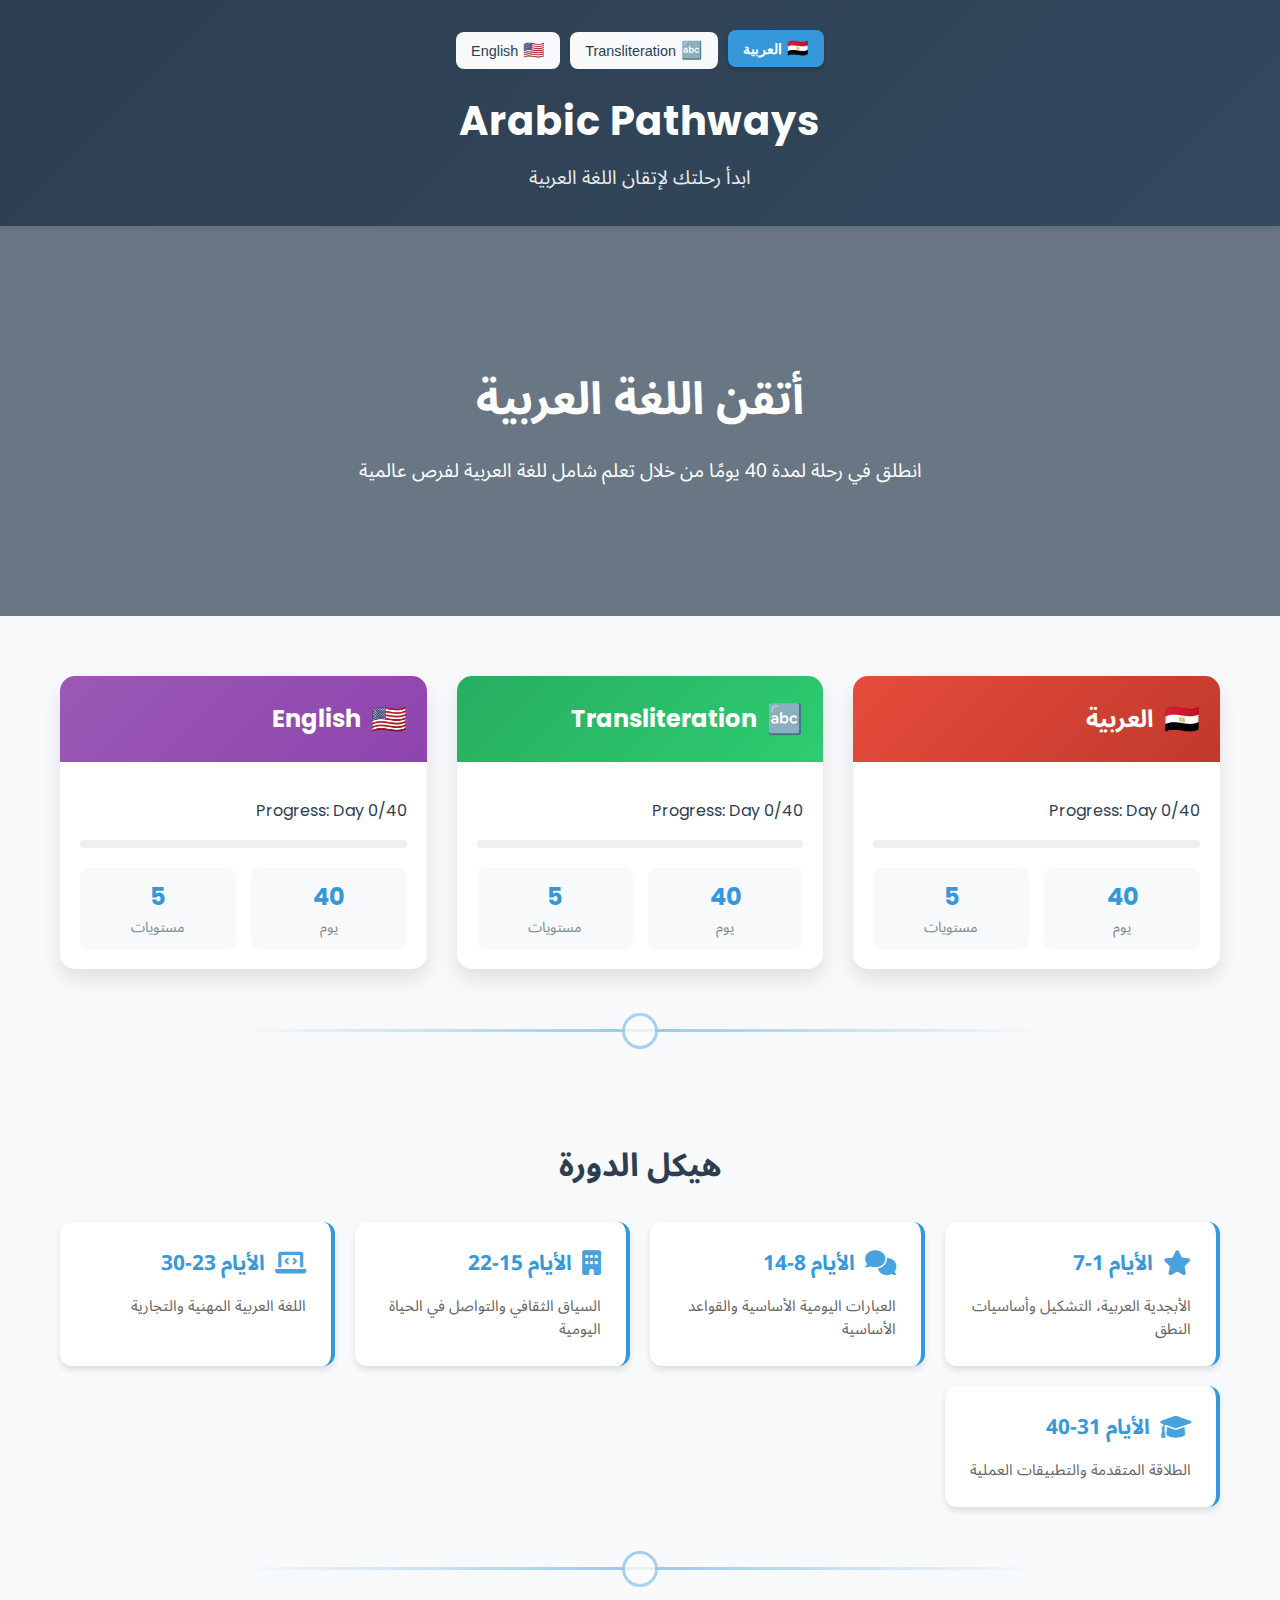
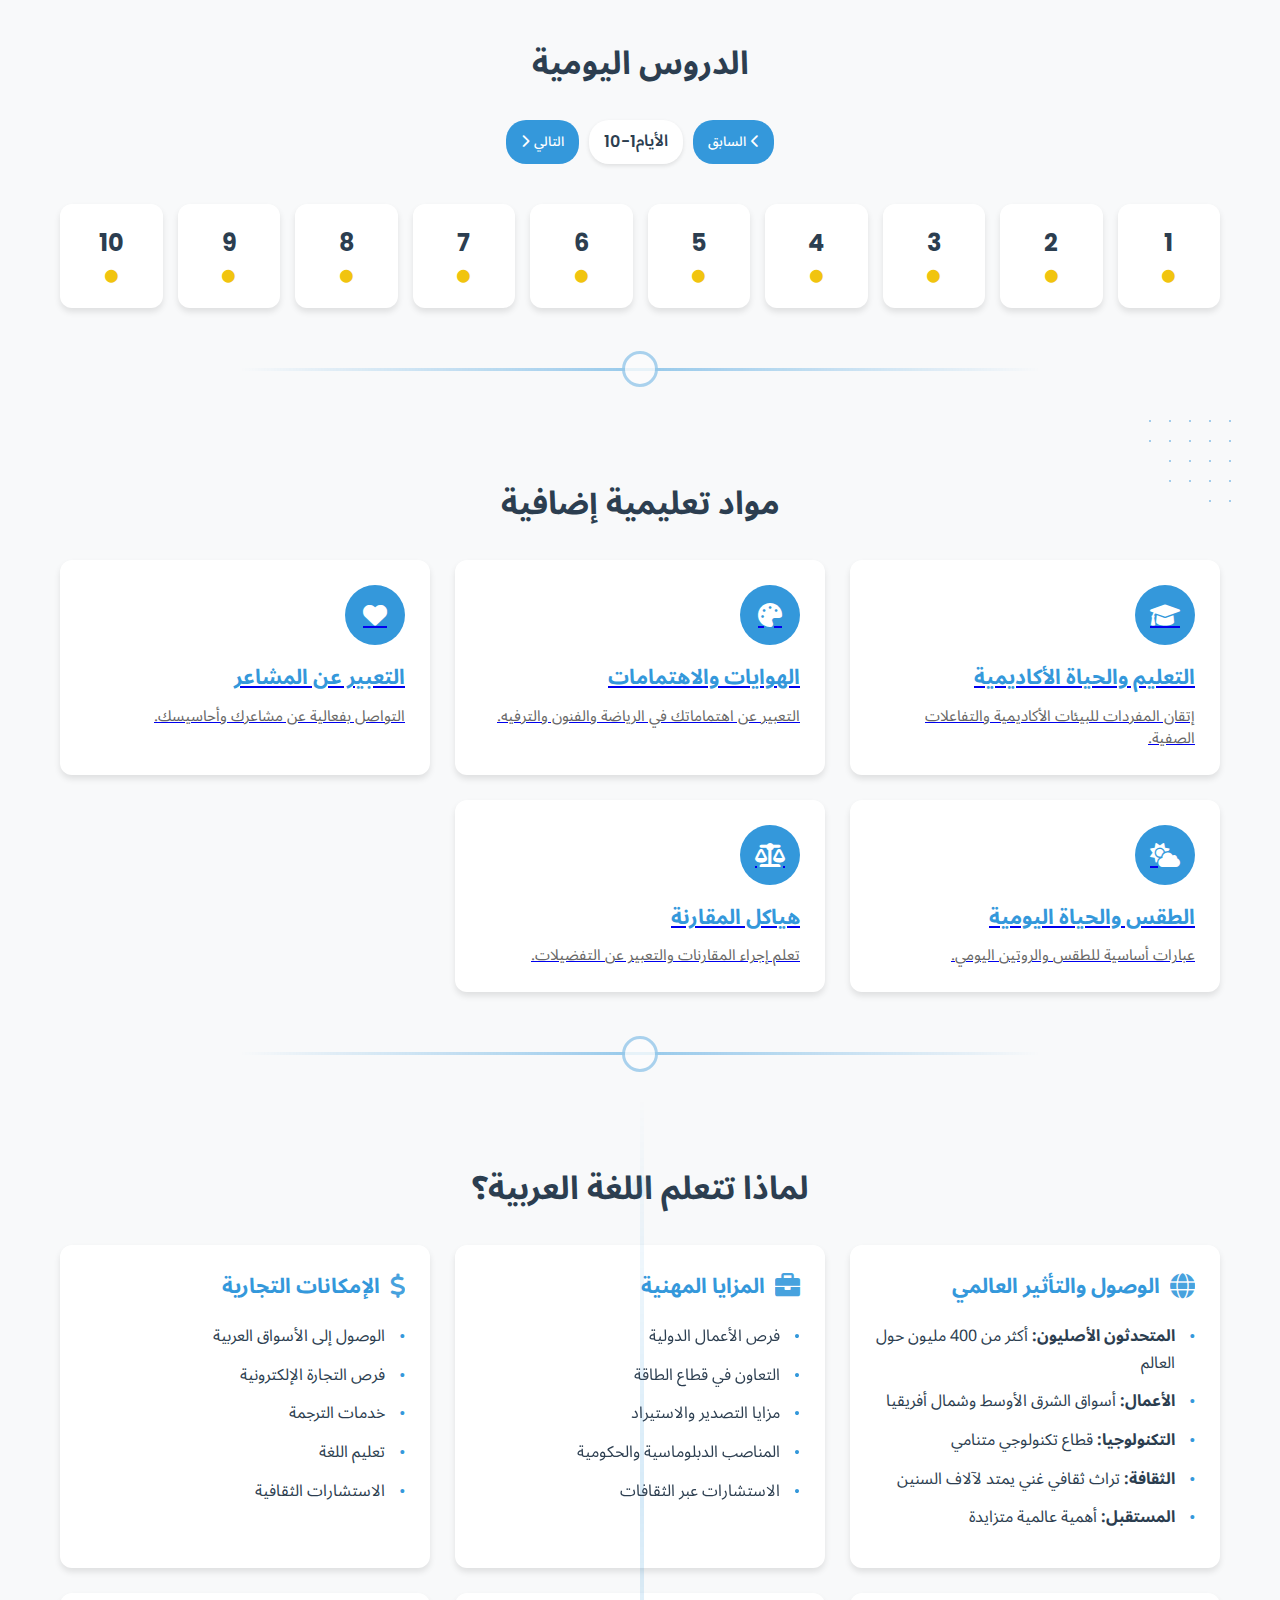
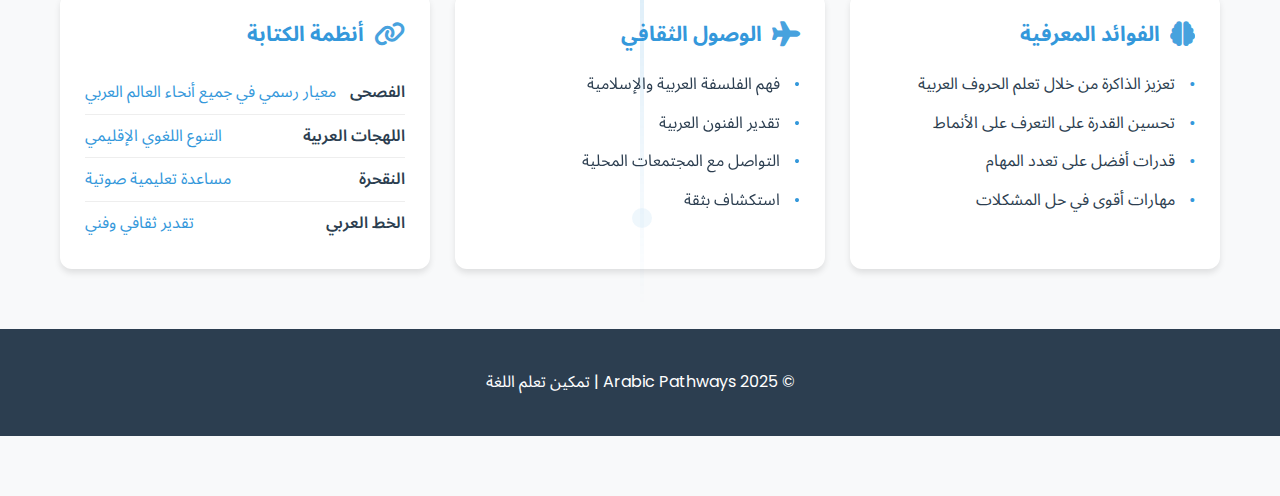
<file: index.html>
<!DOCTYPE html>
<html lang="ar" dir="rtl">
<head>
    <meta charset="UTF-8">
    <meta name="viewport" content="width=device-width, initial-scale=1.0">
    <meta name="description" content="Learn Modern Standard Arabic with structured daily lessons and supplementary materials - تعلم اللغة العربية الفصحى من خلال دروس يومية منظمة ومواد تكميلية">
    <title>Arabic Pathways - Your Journey to Arabic Language Mastery</title>
    <link rel="preconnect" href="https://fonts.googleapis.com">
    <link rel="preconnect" href="https://fonts.gstatic.com" crossorigin>
    <link href="https://fonts.googleapis.com/css2?family=Poppins:wght@400;500;600;700&family=Noto+Sans+Arabic:wght@400;500;600;700&display=swap" rel="stylesheet">
    <link rel="stylesheet" href="https://cdnjs.cloudflare.com/ajax/libs/font-awesome/6.0.0/css/all.min.css">
    <link rel="stylesheet" href="css/styles.css">
</head>
<body>
    <header>
        <div class="language-selector">
            <button class="language-btn" data-lang="ar"><span class="flag">🇪🇬</span> العربية</button>
            <button class="language-btn" data-lang="transliteration"><span class="flag">🔤</span> Transliteration</button>
            <button class="language-btn" data-lang="en"><span class="flag">🇺🇸</span> English</button>
        </div>
        <h1>Arabic Pathways</h1>
        <p><span class="ar">ابدأ رحلتك لإتقان اللغة العربية</span><span class="en">Your Journey to Arabic Language Mastery</span></p>
    </header>

    <section class="hero-section">
        <div class="hero-content animate-fade-in">
            <h2><span class="ar">أتقن اللغة العربية</span><span class="en">Master Modern Standard Arabic</span></h2>
            <p><span class="ar">انطلق في رحلة لمدة 40 يومًا من خلال تعلم شامل للغة العربية لفرص عالمية</span><span class="en">Embark on a 40-day journey through comprehensive Arabic learning for global opportunities</span></p>
        </div>
    </section>

    <main>
        <!-- Return to top button -->
        <div class="return-to-top" id="returnToTop">
            <i class="fas fa-arrow-up"></i>
        </div>
        <div class="language-cards">
            <div class="language-card animate-fade-in" title="Modern Standard Arabic - The formal written and spoken language used across the Arab world">
                <div class="card-header" style="background: linear-gradient(135deg, #e74c3c, #c0392b);">
                    <h3>
                        <span class="flag">🇪🇬</span>
                        العربية
                    </h3>
                </div>
                <div class="card-content">
                    <div class="progress-container">
                        <p><span class="ar">التقدم: اليوم 0/40</span><span class="en">Progress: Day 0/40</span></p>
                        <div class="progress-bar">
                            <div class="progress-fill" style="width: 0%;"></div>
                        </div>
                    </div>
                    <div class="stats">
                        <div class="stat-item">
                            <div class="stat-number">40</div>
                            <div class="stat-label"><span class="ar">يوم</span><span class="en">Days</span></div>
                        </div>
                        <div class="stat-item">
                            <div class="stat-number">5</div>
                            <div class="stat-label"><span class="ar">مستويات</span><span class="en">Levels</span></div>
                        </div>
                    </div>
                </div>
            </div>

            <div class="language-card animate-fade-in" title="Transliteration - Phonetic system for learning Arabic pronunciation">
                <div class="card-header" style="background: linear-gradient(135deg, #27ae60, #2ecc71);">
                    <h3>
                        <span class="flag">🔤</span>
                        Transliteration
                    </h3>
                </div>
                <div class="card-content">
                    <div class="progress-container">
                        <p><span class="ar">التقدم: اليوم 0/40</span><span class="en">Progress: Day 0/40</span></p>
                        <div class="progress-bar">
                            <div class="progress-fill" style="width: 0%;"></div>
                        </div>
                    </div>
                    <div class="stats">
                        <div class="stat-item">
                            <div class="stat-number">40</div>
                            <div class="stat-label"><span class="ar">يوم</span><span class="en">Days</span></div>
                        </div>
                        <div class="stat-item">
                            <div class="stat-number">5</div>
                            <div class="stat-label"><span class="ar">مستويات</span><span class="en">Levels</span></div>
                        </div>
                    </div>
                </div>
            </div>

            <div class="language-card animate-fade-in" title="English - Translation of Arabic phrases">
                <div class="card-header" style="background: linear-gradient(135deg, #9b59b6, #8e44ad);">
                    <h3>
                        <span class="flag">🇺🇸</span>
                        English
                    </h3>
                </div>
                <div class="card-content">
                    <div class="progress-container">
                        <p><span class="ar">التقدم: اليوم 0/40</span><span class="en">Progress: Day 0/40</span></p>
                        <div class="progress-bar">
                            <div class="progress-fill" style="width: 0%;"></div>
                        </div>
                    </div>
                    <div class="stats">
                        <div class="stat-item">
                            <div class="stat-number">40</div>
                            <div class="stat-label"><span class="ar">يوم</span><span class="en">Days</span></div>
                        </div>
                        <div class="stat-item">
                            <div class="stat-number">5</div>
                            <div class="stat-label"><span class="ar">مستويات</span><span class="en">Levels</span></div>
                        </div>
                    </div>
                </div>
            </div>
        </div>

        <!-- Section divider with visual anchor -->
        <div class="section-divider"></div>
        
        <!-- Visual anchor pattern -->
        <div class="visual-anchor" style="top: 5%; right: 5%;"></div>

        <section class="course-overview">
            <h2><span class="ar">هيكل الدورة</span><span class="en">Course Structure</span></h2>
            <div class="course-sections">
                <div class="section-card">
                    <h3><i class="fas fa-star"></i> <span class="ar">الأيام 1-7</span><span class="en">Days 1-7</span></h3>
                    <p><span class="ar">الأبجدية العربية، التشكيل وأساسيات النطق</span><span class="en">Arabic alphabet, diacritics, and pronunciation basics</span></p>
                </div>
                <div class="section-card">
                    <h3><i class="fas fa-comments"></i> <span class="ar">الأيام 8-14</span><span class="en">Days 8-14</span></h3>
                    <p><span class="ar">العبارات اليومية الأساسية والقواعد الأساسية</span><span class="en">Essential daily phrases and basic grammar</span></p>
                </div>
                <div class="section-card">
                    <h3><i class="fas fa-building"></i> <span class="ar">الأيام 15-22</span><span class="en">Days 15-22</span></h3>
                    <p><span class="ar">السياق الثقافي والتواصل في الحياة اليومية</span><span class="en">Cultural context and daily life communication</span></p>
                </div>
                <div class="section-card">
                    <h3><i class="fas fa-laptop-code"></i> <span class="ar">الأيام 23-30</span><span class="en">Days 23-30</span></h3>
                    <p><span class="ar">اللغة العربية المهنية والتجارية</span><span class="en">Professional and business Arabic</span></p>
                </div>
                <div class="section-card">
                    <h3><i class="fas fa-graduation-cap"></i> <span class="ar">الأيام 31-40</span><span class="en">Days 31-40</span></h3>
                    <p><span class="ar">الطلاقة المتقدمة والتطبيقات العملية</span><span class="en">Advanced fluency and real-world applications</span></p>
                </div>
            </div>
        </section>

        <!-- Section divider with visual anchor -->
        <div class="section-divider"></div>

        <section id="day-selection">
            <h2><span class="ar">الدروس اليومية</span><span class="en">Daily Lessons</span></h2>
            
            <!-- Day grid pagination controls -->
            <div class="day-controls">
                <button id="prevDays" class="hover-scale"><i class="fas fa-chevron-left"></i> <span class="ar">السابق</span><span class="en">Previous</span></button>
                <div class="day-range"><span class="ar">الأيام </span><span class="en">Days </span><span id="dayRangeStart">1</span>-<span id="dayRangeEnd">10</span></div>
                <button id="nextDays" class="hover-scale"><span class="ar">التالي</span><span class="en">Next</span> <i class="fas fa-chevron-right"></i></button>
            </div>
            
            <div class="day-grid">
                <!-- Days will be dynamically added here -->
            </div>
        </section>

        <!-- Section divider with visual anchor -->
        <div class="section-divider"></div>

        <!-- Supplementary Content Section -->
        <section class="supplementary-section">
            <h2><span class="ar">مواد تعليمية إضافية</span><span class="en">Supplementary Learning Materials</span></h2>
            <div class="supplementary-grid">
                <a href="supplementary.html?category=education&lang=ar" class="supplementary-card">
                    <div class="card-icon"><i class="fas fa-graduation-cap"></i></div>
                    <h3><span class="ar">التعليم والحياة الأكاديمية</span><span class="en">Education & Academic Life</span></h3>
                    <p><span class="ar">إتقان المفردات للبيئات الأكاديمية والتفاعلات الصفية.</span><span class="en">Master vocabulary for academic settings and classroom interactions.</span></p>
                </a>
                <a href="supplementary.html?category=hobbies&lang=ar" class="supplementary-card">
                    <div class="card-icon"><i class="fas fa-palette"></i></div>
                    <h3><span class="ar">الهوايات والاهتمامات</span><span class="en">Hobbies & Interests</span></h3>
                    <p><span class="ar">التعبير عن اهتماماتك في الرياضة والفنون والترفيه.</span><span class="en">Express your interests in sports, arts, and entertainment.</span></p>
                </a>
                <a href="supplementary.html?category=emotions&lang=ar" class="supplementary-card">
                    <div class="card-icon"><i class="fas fa-heart"></i></div>
                    <h3><span class="ar">التعبير عن المشاعر</span><span class="en">Emotions & Feelings</span></h3>
                    <p><span class="ar">التواصل بفعالية عن مشاعرك وأحاسيسك.</span><span class="en">Communicate your emotions and feelings effectively.</span></p>
                </a>
                <a href="supplementary.html?category=daily_life&lang=ar" class="supplementary-card">
                    <div class="card-icon"><i class="fas fa-cloud-sun"></i></div>
                    <h3><span class="ar">الطقس والحياة اليومية</span><span class="en">Weather & Daily Life</span></h3>
                    <p><span class="ar">عبارات أساسية للطقس والروتين اليومي.</span><span class="en">Essential phrases for weather and daily routines.</span></p>
                </a>
                <a href="supplementary.html?category=comparisons&lang=ar" class="supplementary-card">
                    <div class="card-icon"><i class="fas fa-balance-scale"></i></div>
                    <h3><span class="ar">هياكل المقارنة</span><span class="en">Comparison Structures</span></h3>
                    <p><span class="ar">تعلم إجراء المقارنات والتعبير عن التفضيلات.</span><span class="en">Learn to make comparisons and express preferences.</span></p>
                </a>
            </div>
        </section>

        <!-- Section divider with visual anchor -->
        <div class="section-divider"></div>
        
        <!-- Visual anchor pattern -->
        <div class="visual-anchor" style="bottom: 10%; left: 5%;"></div>

        <section class="benefits-section">
            <!-- Visual storytelling journey path -->
            <div class="journey-path"></div>
            <h2><span class="ar">لماذا تتعلم اللغة العربية؟</span><span class="en">Why Learn Arabic?</span></h2>
            <div class="benefits-grid">
                <div class="benefit-card">
                    <h3><i class="fas fa-globe"></i> <span class="ar">الوصول والتأثير العالمي</span><span class="en">Global Reach & Impact</span></h3>
                    <ul>
                        <li><strong><span class="ar">المتحدثون الأصليون:</span><span class="en">Native Speakers:</span></strong> <span class="ar">أكثر من 400 مليون حول العالم</span><span class="en">Over 400 million worldwide</span></li>
                        <li><strong><span class="ar">الأعمال:</span><span class="en">Business:</span></strong> <span class="ar">أسواق الشرق الأوسط وشمال أفريقيا</span><span class="en">Middle East and North African markets</span></li>
                        <li><strong><span class="ar">التكنولوجيا:</span><span class="en">Technology:</span></strong> <span class="ar">قطاع تكنولوجي متنامي</span><span class="en">Growing tech sector</span></li>
                        <li><strong><span class="ar">الثقافة:</span><span class="en">Culture:</span></strong> <span class="ar">تراث ثقافي غني يمتد لآلاف السنين</span><span class="en">Rich cultural heritage spanning thousands of years</span></li>
                        <li><strong><span class="ar">المستقبل:</span><span class="en">Future:</span></strong> <span class="ar">أهمية عالمية متزايدة</span><span class="en">Growing global significance</span></li>
                    </ul>
                </div>
                <div class="benefit-card">
                    <h3><i class="fas fa-briefcase"></i> <span class="ar">المزايا المهنية</span><span class="en">Career Advantages</span></h3>
                    <ul>
                        <li><span class="ar">فرص الأعمال الدولية</span><span class="en">International business opportunities</span></li>
                        <li><span class="ar">التعاون في قطاع الطاقة</span><span class="en">Energy sector collaboration</span></li>
                        <li><span class="ar">مزايا التصدير والاستيراد</span><span class="en">Import/export advantages</span></li>
                        <li><span class="ar">المناصب الدبلوماسية والحكومية</span><span class="en">Diplomatic and government positions</span></li>
                        <li><span class="ar">الاستشارات عبر الثقافات</span><span class="en">Cross-cultural consulting</span></li>
                    </ul>
                </div>
                <div class="benefit-card">
                    <h3><i class="fas fa-dollar-sign"></i> <span class="ar">الإمكانات التجارية</span><span class="en">Business Potential</span></h3>
                    <ul>
                        <li><span class="ar">الوصول إلى الأسواق العربية</span><span class="en">Access to Arab markets</span></li>
                        <li><span class="ar">فرص التجارة الإلكترونية</span><span class="en">E-commerce opportunities</span></li>
                        <li><span class="ar">خدمات الترجمة</span><span class="en">Translation services</span></li>
                        <li><span class="ar">تعليم اللغة</span><span class="en">Language teaching</span></li>
                        <li><span class="ar">الاستشارات الثقافية</span><span class="en">Cultural consulting</span></li>
                    </ul>
                </div>
                <div class="benefit-card">
                    <h3><i class="fas fa-brain"></i> <span class="ar">الفوائد المعرفية</span><span class="en">Cognitive Benefits</span></h3>
                    <ul>
                        <li><span class="ar">تعزيز الذاكرة من خلال تعلم الحروف العربية</span><span class="en">Enhanced memory through Arabic script learning</span></li>
                        <li><span class="ar">تحسين القدرة على التعرف على الأنماط</span><span class="en">Improved pattern recognition</span></li>
                        <li><span class="ar">قدرات أفضل على تعدد المهام</span><span class="en">Better multitasking abilities</span></li>
                        <li><span class="ar">مهارات أقوى في حل المشكلات</span><span class="en">Stronger problem-solving skills</span></li>
                    </ul>
                </div>
                <div class="benefit-card">
                    <h3><i class="fas fa-plane"></i> <span class="ar">الوصول الثقافي</span><span class="en">Cultural Access</span></h3>
                    <ul>
                        <li><span class="ar">فهم الفلسفة العربية والإسلامية</span><span class="en">Understand Arabic and Islamic philosophy</span></li>
                        <li><span class="ar">تقدير الفنون العربية</span><span class="en">Appreciate Arabic arts</span></li>
                        <li><span class="ar">التواصل مع المجتمعات المحلية</span><span class="en">Connect with local communities</span></li>
                        <li><span class="ar">استكشاف بثقة</span><span class="en">Navigate with confidence</span></li>
                    </ul>
                </div>
                <div class="benefit-card">
                    <h3><i class="fas fa-link"></i> <span class="ar">أنظمة الكتابة</span><span class="en">Writing Systems</span></h3>
                    <div class="combo-table">
                        <div class="combo-row">
                            <span class="combo"><span class="ar">الفصحى</span><span class="en">Modern Standard Arabic</span></span>
                            <span class="benefit"><span class="ar">معيار رسمي في جميع أنحاء العالم العربي</span><span class="en">Formal standard across the Arab world</span></span>
                        </div>
                        <div class="combo-row">
                            <span class="combo"><span class="ar">اللهجات العربية</span><span class="en">Arabic Dialects</span></span>
                            <span class="benefit"><span class="ar">التنوع اللغوي الإقليمي</span><span class="en">Regional linguistic diversity</span></span>
                        </div>
                        <div class="combo-row">
                            <span class="combo"><span class="ar">النقحرة</span><span class="en">Transliteration</span></span>
                            <span class="benefit"><span class="ar">مساعدة تعليمية صوتية</span><span class="en">Phonetic learning aid</span></span>
                        </div>
                        <div class="combo-row">
                            <span class="combo"><span class="ar">الخط العربي</span><span class="en">Arabic Calligraphy</span></span>
                            <span class="benefit"><span class="ar">تقدير ثقافي وفني</span><span class="en">Cultural and artistic appreciation</span></span>
                        </div>
                    </div>
                </div>
            </div>
        </section>

    </main>

    <footer>
        <p>&copy; 2025 Arabic Pathways | <span class="ar">تمكين تعلم اللغة</span><span class="en">Empowering Language Learning</span></p>
    </footer>

    <script>
        document.addEventListener('DOMContentLoaded', function() {
            // Initialize progress tracking
            function initializeProgress() {
                const completedDays = JSON.parse(localStorage.getItem('completedDays') || '{}');
                ['ar', 'transliteration', 'en'].forEach(lang => {
                    const completed = Object.keys(completedDays).filter(key => key.endsWith(`_${lang}`)).length;
                    updateLanguageProgress(lang, completed, completedDays);
                });
            }

            // Listen for progress updates from day.html
            window.addEventListener('storage', function(e) {
                if (e.key === 'currentProgress') {
                    const progress = JSON.parse(e.newValue);
                    const completedDays = JSON.parse(localStorage.getItem('completedDays') || '{}');
                    updateLanguageProgress(progress.lang, progress.completed, completedDays);
                }
            });

            // Initialize progress
            initializeProgress();
        });

        function updateLanguageProgress(lang, completed, completedDays) {
            // Find the language card
            const cards = document.querySelectorAll('.language-card');
            let card;
            cards.forEach(c => {
                const title = c.querySelector('h3').textContent.trim().split(' ')[1].toLowerCase();
                if (title === lang) card = c;
            });

            if (card) {
                // Update progress text and bar
                const progressText = card.querySelector('.progress-container p');
                const progressBar = card.querySelector('.progress-fill');
                progressText.textContent = `Progress: Day ${completed}/40`;
                progressBar.style.width = `${(completed / 40) * 100}%`;
            }

            // Update day grid status icons
            const dayGrid = document.querySelector('.day-grid');
            if (dayGrid) {
                const dayLinks = dayGrid.querySelectorAll('a');
                dayLinks.forEach((link, index) => {
                    const day = index + 1;
                    const status = link.querySelector('.day-status i');
                    if (completedDays[`${day}_${lang}`]) {
                        status.className = 'fas fa-check-circle';
                        status.style.color = 'var(--success-color)';
                    } else {
                        status.className = 'fas fa-circle';
                        status.style.color = 'var(--warning-color)';
                    }
                });
            }
        }
    </script>
    <script src="js/script.js"></script>
    
    <script>
        // Return to top functionality
        window.addEventListener('scroll', function() {
            const returnToTop = document.getElementById('returnToTop');
            if (window.scrollY > 500) {
                returnToTop.classList.add('visible');
            } else {
                returnToTop.classList.remove('visible');
            }
        });
        
        document.getElementById('returnToTop').addEventListener('click', function() {
            window.scrollTo({
                top: 0,
                behavior: 'smooth'
            });
        });
    </script>
</body>
</html>
</file>
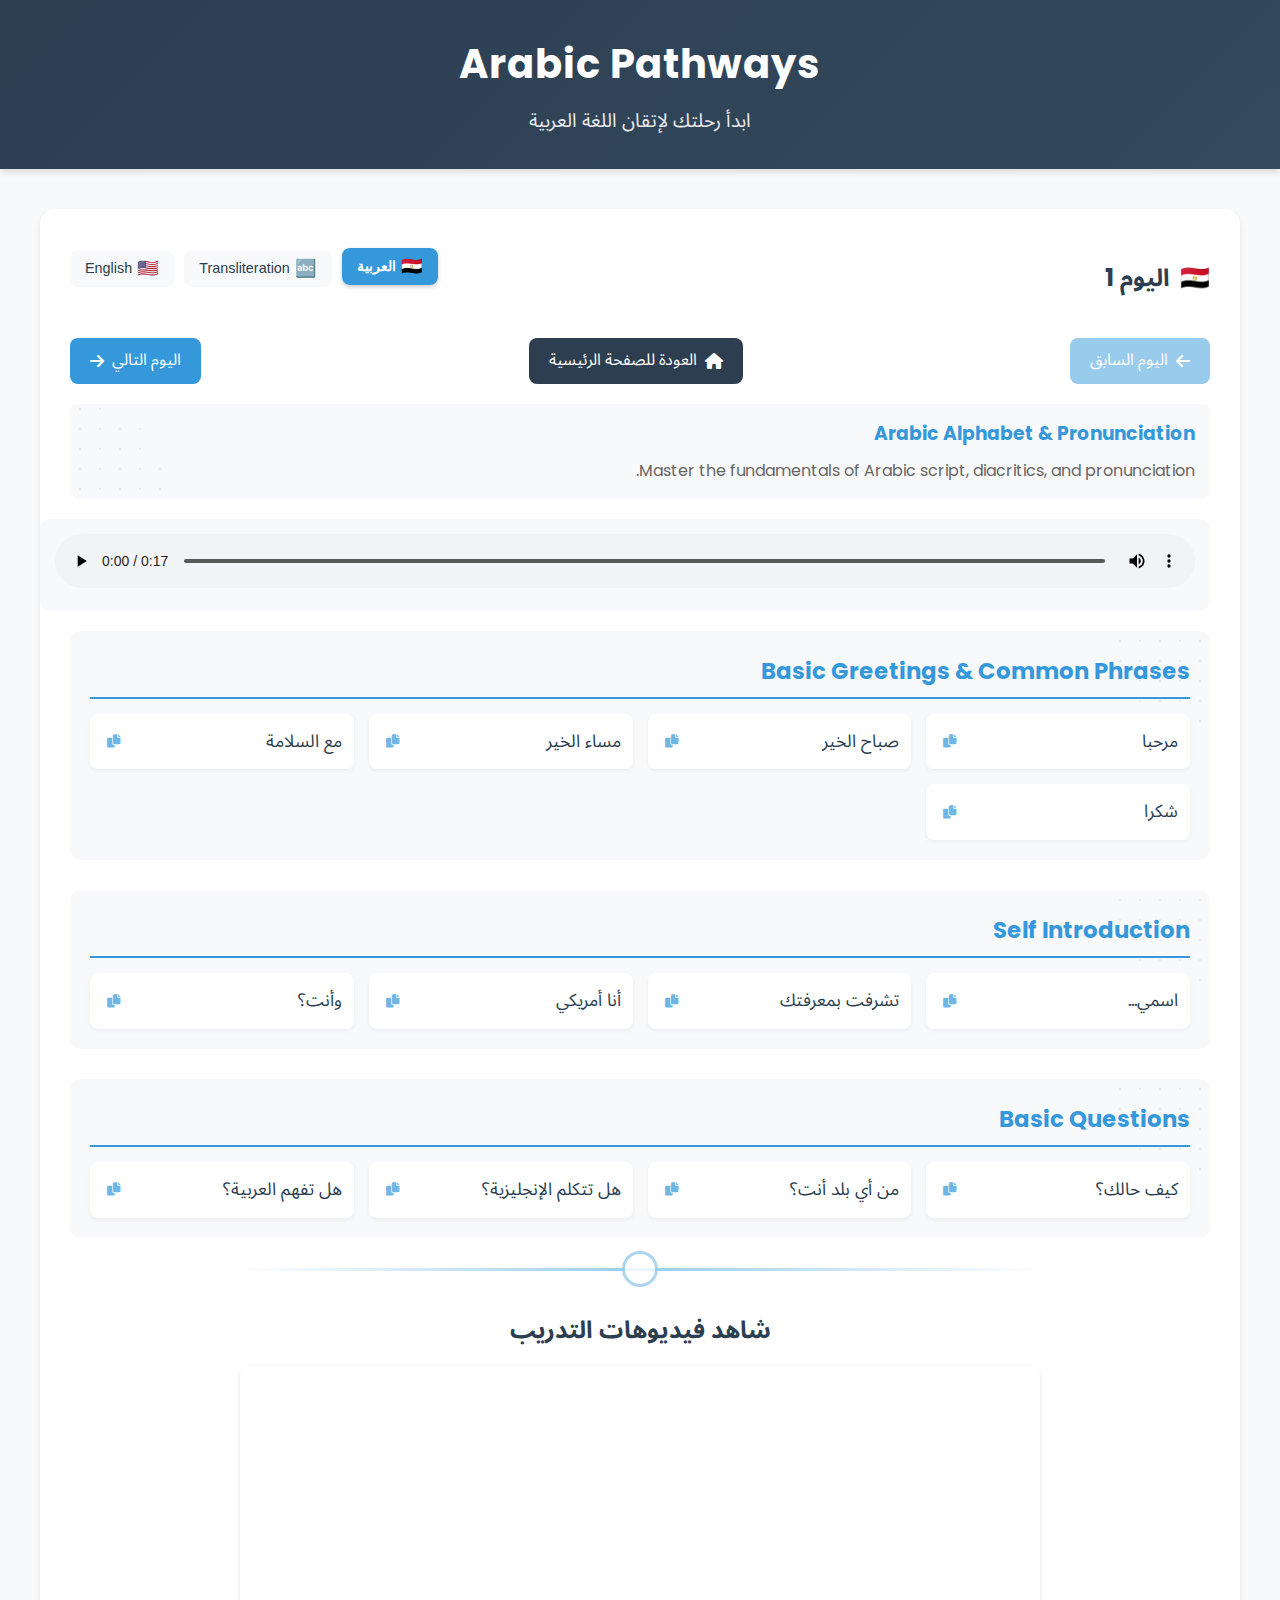
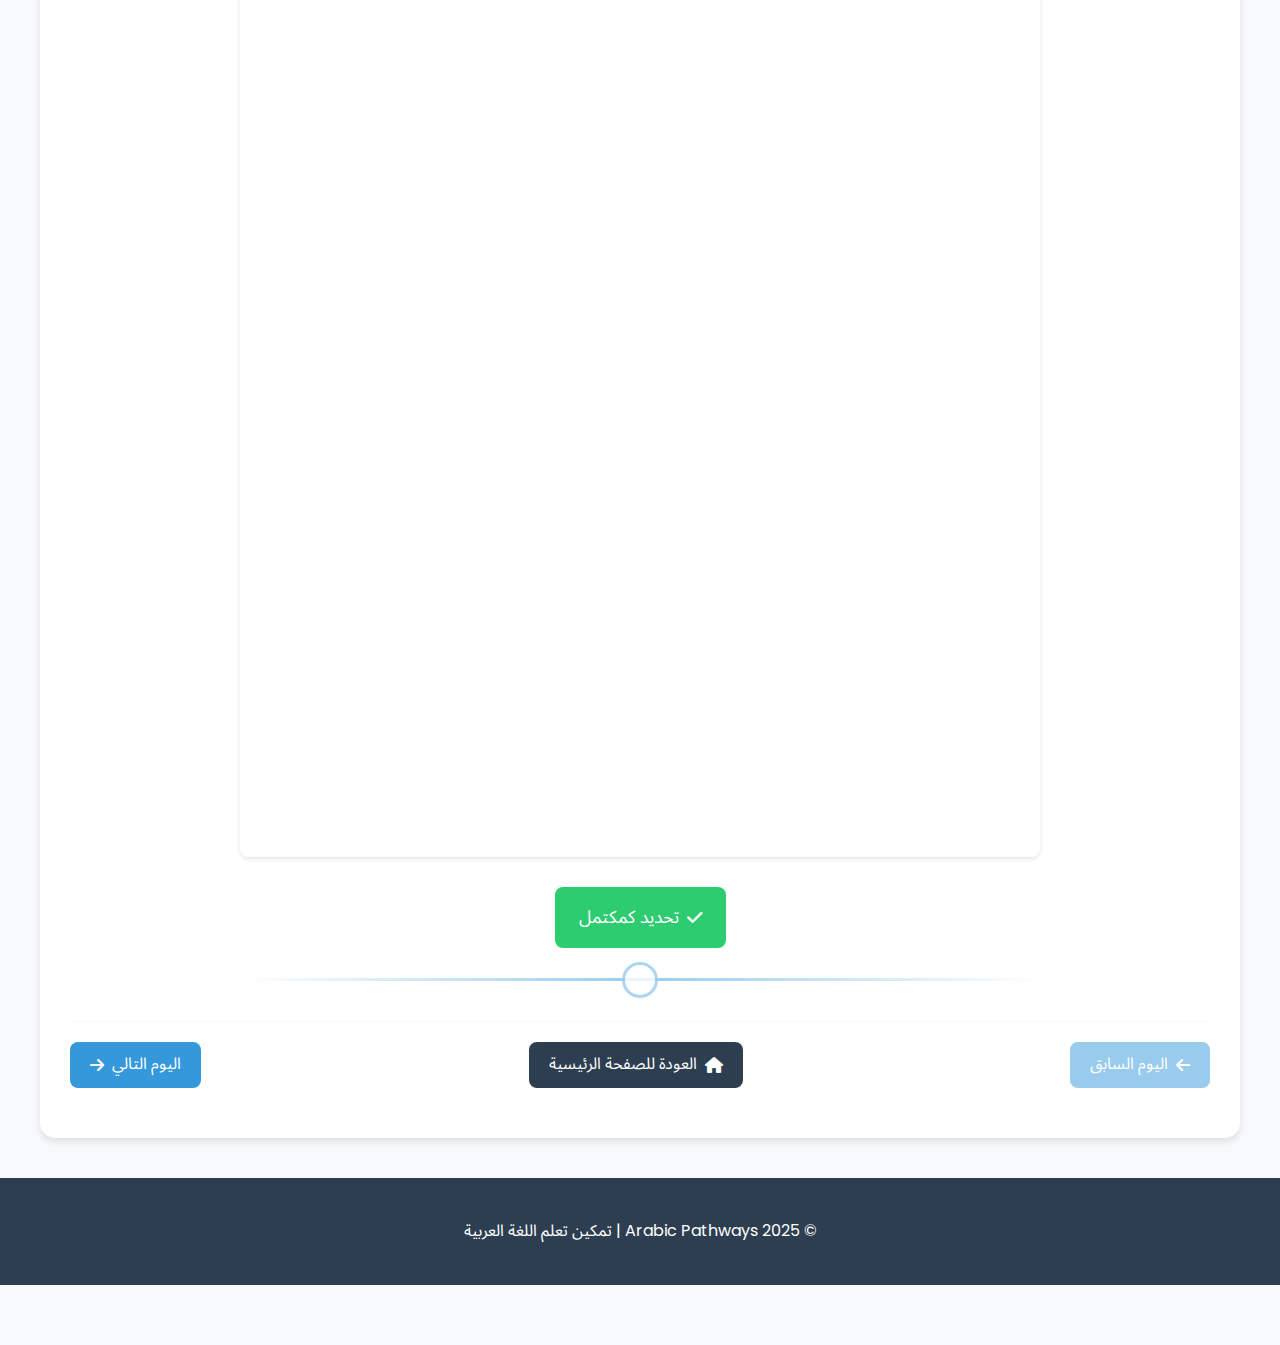
<file: day.html>
<!DOCTYPE html>
<html lang="ar" dir="rtl">
<head>
    <meta charset="UTF-8">
    <meta name="viewport" content="width=device-width, initial-scale=1.0">
    <meta name="description" content="Daily Modern Standard Arabic lessons with audio and text - دروس يومية للغة العربية الفصحى مع صوت ونص">
    <title>Arabic Pathways - Daily Lesson</title>
    <link rel="preconnect" href="https://fonts.googleapis.com">
    <link rel="preconnect" href="https://fonts.gstatic.com" crossorigin>
    <link href="https://fonts.googleapis.com/css2?family=Poppins:wght@400;500;600;700&family=Noto+Sans+Arabic:wght@400;500;600;700&display=swap" rel="stylesheet">
    <link rel="stylesheet" href="https://cdnjs.cloudflare.com/ajax/libs/font-awesome/6.0.0/css/all.min.css">
    <link rel="stylesheet" href="css/styles.css">
    <link rel="stylesheet" href="css/video-player.css">
    <link rel="stylesheet" href="css/native-speaker.css">
</head>
<body>
    <header>
        <h1>Arabic Pathways</h1>
        <p><span class="ar">ابدأ رحلتك لإتقان اللغة العربية</span><span class="en">Your Journey to Arabic Language Mastery</span></p>
    </header>

    <main>
        <!-- Return to top button -->
        <div class="return-to-top" id="returnToTop">
            <i class="fas fa-arrow-up"></i>
        </div>

        <!-- Visual anchor pattern -->
        <div class="visual-anchor" style="top: 5%; right: 5%;"></div>
        
        <div class="lesson-container">
            <div class="lesson-header">
                <div class="lesson-title">
                    <span class="flag" id="language-flag"></span>
                    <h2><span class="ar">اليوم </span><span class="en">Day </span><span id="day-number"></span></h2>
                </div>
                <div class="language-selector">
                    <button class="language-btn" data-lang="ar"><span class="flag">🇪🇬</span> العربية</button>
                    <button class="language-btn" data-lang="transliteration"><span class="flag">🔤</span> Transliteration</button>
                    <button class="language-btn" data-lang="en"><span class="flag">🇺🇸</span> English</button>
                </div>
            </div>

            <div class="navigation">
                <a href="#" class="nav-btn" id="prev-btn-top">
                    <i class="fas fa-arrow-left"></i> <span class="ar">اليوم السابق</span><span class="en">Previous Day</span>
                </a>
                <a href="index.html" class="home-btn">
                    <i class="fas fa-home"></i> <span class="ar">العودة للصفحة الرئيسية</span><span class="en">Back to Home</span>
                </a>
                <a href="#" class="nav-btn" id="next-btn-top">
                    <span class="ar">اليوم التالي</span><span class="en">Next Day</span> <i class="fas fa-arrow-right"></i>
                </a>
            </div>

            <div class="section-info">
                <h3 id="section-title"></h3>
                <p id="section-description"></p>
            </div>

            <div class="audio-player">
                <audio controls id="audio-player" type="audio/mpeg">
                    <span class="ar">متصفحك لا يدعم عنصر الصوت.</span><span class="en">Your browser does not support the audio element.</span>
                </audio>
                <div id="audio-fallback"></div>
            </div>

            <div class="text-content" id="text-content">
                <!-- Text content will be dynamically added here -->
            </div>

            <!-- Practice with Native Speaker Videos (Arabic only) -->
            <div id="video-section" style="display: none;">
                <div class="section-divider"></div>
                <h3 class="practice-heading">
                    <span class="ar">شاهد فيديوهات التدريب</span>
                    <span class="en">Watch Practice Videos</span>
                </h3>
                <div class="video-player">
                    <iframe id="youtube-video" frameborder="0" allowfullscreen></iframe>
                    <div id="video-fallback">
                        <span class="ar">الفيديو غير متاح حاليًا</span>
                        <span class="en">Video currently unavailable</span>
                    </div>
                </div>
            </div>

            <div class="lesson-actions">
                <button id="complete-btn" class="complete-btn">
                    <i class="fas fa-check"></i> <span class="ar">تحديد كمكتمل</span><span class="en">Mark as Complete</span>
                </button>
            </div>

            <!-- Section divider with visual anchor -->
            <div class="section-divider"></div>
            
            <div class="navigation">
                <a href="#" class="nav-btn" id="prev-btn">
                    <i class="fas fa-arrow-left"></i> <span class="ar">اليوم السابق</span><span class="en">Previous Day</span>
                </a>
                <a href="index.html" class="home-btn">
                    <i class="fas fa-home"></i> <span class="ar">العودة للصفحة الرئيسية</span><span class="en">Back to Home</span>
                </a>
                <a href="#" class="nav-btn" id="next-btn">
                    <span class="ar">اليوم التالي</span><span class="en">Next Day</span> <i class="fas fa-arrow-right"></i>
                </a>
            </div>
        </div>

        <!-- Visual anchor pattern -->
        <div class="visual-anchor" style="bottom: 10%; left: 5%;"></div>
    </main>

    <footer>
        <p>&copy; 2025 Arabic Pathways | <span class="ar">تمكين تعلم اللغة العربية</span><span class="en">Empowering Arabic Language Learning</span></p>
    </footer>

    <div class="copy-notification" id="copy-notification">
        <span class="ar">تم نسخ العبارة إلى الحافظة!</span><span class="en">Phrase copied to clipboard!</span>
    </div>

    <script>
        document.addEventListener('DOMContentLoaded', function() {
            const urlParams = new URLSearchParams(window.location.search);
            const day = parseInt(urlParams.get('day')) || 1;
            const lang = urlParams.get('lang') || 'ar';
            
            // Update day number
            document.getElementById('day-number').textContent = day;

            // Check if day is completed
            const completedDays = JSON.parse(localStorage.getItem('completedDays') || '{}');
            const completeBtn = document.getElementById('complete-btn');
            
            if (completedDays[`${day}_${lang}`]) {
                completeBtn.classList.add('completed');
                completeBtn.innerHTML = '<i class="fas fa-check-circle"></i> Completed';
                completeBtn.disabled = true;
            }

            completeBtn.addEventListener('click', () => {
                // Mark day as complete
                completedDays[`${day}_${lang}`] = true;
                localStorage.setItem('completedDays', JSON.stringify(completedDays));
                
                // Update button state
                completeBtn.classList.add('completed');
                completeBtn.innerHTML = '<i class="fas fa-check-circle"></i> Completed';
                completeBtn.disabled = true;

                // Calculate total completed days
                const totalCompleted = Object.keys(completedDays).filter(key => key.endsWith(`_${lang}`)).length;

                // Update progress in localStorage
                localStorage.setItem('currentProgress', JSON.stringify({
                    lang: lang,
                    completed: totalCompleted
                }));

                // Update progress on the page
                updatePageProgress(lang, totalCompleted);

                // Show completion notification
                const notification = document.getElementById('copy-notification');
                notification.textContent = 'Day marked as complete!';
                notification.style.display = 'block';
                notification.style.animation = 'none';
                notification.offsetHeight; // Trigger reflow
                notification.style.animation = 'fadeInOut 2s ease';
                setTimeout(() => {
                    notification.style.display = 'none';
                    notification.textContent = 'Phrase copied to clipboard!';
                }, 2000);
            });

            // Function to update progress UI
            function updatePageProgress(lang, completed) {
                // Update day status icons
                const dayGrid = document.querySelector('.day-grid');
                if (dayGrid) {
                    const dayLinks = dayGrid.querySelectorAll('a');
                    dayLinks.forEach((link, index) => {
                        const day = index + 1;
                        const status = link.querySelector('.day-status i');
                        if (completedDays[`${day}_${lang}`]) {
                            status.className = 'fas fa-check-circle';
                            status.style.color = 'var(--success-color)';
                        } else {
                            status.className = 'fas fa-circle';
                            status.style.color = 'var(--warning-color)';
                        }
                    });
                }

                // Update progress bar and text if on index page
                const progressContainer = document.querySelector('.progress-container');
                if (progressContainer) {
                    const progressText = progressContainer.querySelector('p');
                    const progressBar = progressContainer.querySelector('.progress-fill');
                    if (progressText && progressBar) {
                        progressText.textContent = `Progress: Day ${completed}/40`;
                        progressBar.style.width = `${(completed / 40) * 100}%`;
                    }
                }
            }

            // Initialize progress on page load
            const initialCompleted = Object.keys(completedDays).filter(key => key.endsWith(`_${lang}`)).length;
            updatePageProgress(lang, initialCompleted);
            
            // Set active language
            const languageBtns = document.querySelectorAll('.language-btn');
            languageBtns.forEach(btn => {
                if (btn.dataset.lang === lang) {
                    btn.classList.add('active');
                }
                btn.addEventListener('click', () => {
                    window.location.href = `day.html?day=${day}&lang=${btn.dataset.lang}`;
                });
            });

            // Set language flag
            const flagMap = {
                'ar': '🇪🇬',
                'transliteration': '🔤',
                'en': '🇺🇸'
            };
            document.getElementById('language-flag').textContent = flagMap[lang];

            // Show video section only for Arabic content
            const videoSection = document.getElementById('video-section');
            videoSection.style.display = lang === 'ar' ? 'block' : 'none';

            // Update section info
            const sectionInfo = getSectionInfo(day);
            document.getElementById('section-title').textContent = sectionInfo.title;
            document.getElementById('section-description').textContent = sectionInfo.description;

            // Load audio from audio_files directory
            const audio = document.getElementById('audio-player');
            // For Transliteration, use Arabic audio. For English and Arabic, use their respective audio files
            const audioLang = lang === 'transliteration' ? 'ar' : lang;
            const audioPath = `audio_files/day${day}_${audioLang}.mp3`;
            
            audio.src = audioPath;
            
            // Add a note only for Transliteration that it's using Arabic audio
            const audioFallback = document.getElementById('audio-fallback');
            if (lang === 'transliteration') {
                audioFallback.innerHTML = '<p class="note"><i class="fas fa-info-circle"></i> Using Arabic audio for reference.</p>';
                audioFallback.style.display = 'block';
            } else {
                audioFallback.innerHTML = '';
                audioFallback.style.display = 'none';
            }
            
            // Load text content from text_files directory
            console.log(`Attempting to load: text_files/day${day}_${lang}.txt`);
            fetch(`text_files/day${day}_${lang}.txt`)
                .then(response => {
                    console.log('Response status:', response.status);
                    if (!response.ok) {
                        throw new Error(`Network response was not ok: ${response.status}`);
                    }
                    return response.text();
                })
                .then(text => {
                    console.log('Text loaded successfully, length:', text.length);
                    console.log('First 100 characters:', text.substring(0, 100));
                    formatAndDisplayContent(text);
                })
                .catch(error => {
                    console.error('Error loading text:', error);
                    document.getElementById('text-content').innerHTML = '<p class="error">Text content not available.</p>';
                });

            // Update navigation
            const prevBtn = document.getElementById('prev-btn');
            const nextBtn = document.getElementById('next-btn');
            const prevBtnTop = document.getElementById('prev-btn-top');
            const nextBtnTop = document.getElementById('next-btn-top');

            if (day > 1) {
                prevBtn.href = `day.html?day=${day - 1}&lang=${lang}`;
                prevBtnTop.href = `day.html?day=${day - 1}&lang=${lang}`;
            } else {
                prevBtn.classList.add('disabled');
                prevBtnTop.classList.add('disabled');
                prevBtn.href = '#';
                prevBtnTop.href = '#';
            }

            if (day < 40) {
                nextBtn.href = `day.html?day=${day + 1}&lang=${lang}`;
                nextBtnTop.href = `day.html?day=${day + 1}&lang=${lang}`;
            } else {
                nextBtn.classList.add('disabled');
                nextBtnTop.classList.add('disabled');
                nextBtn.href = '#';
                nextBtnTop.href = '#';
            }
        });

        function formatAndDisplayContent(text) {
            console.log('Starting to format content');
            // First, normalize line endings and remove any extra whitespace
            text = text.replace(/\r\n/g, '\n').replace(/\r/g, '\n');
            
            // Split into sections based on titles (lines ending with multiple dashes)
            const sections = text.split(/\n(?=\w[^\n]+\n-+\n)/);
            console.log('Number of sections:', sections.length);
            
            const contentDiv = document.getElementById('text-content');
            contentDiv.innerHTML = '';

            sections.forEach((section, index) => {
                console.log(`Processing section ${index + 1}`);
                if (section.trim()) {
                    const lines = section.split('\n');
                    
                    // Get the title (first line) and remove any trailing dashes
                    let title = lines[0].replace(/\s*[-]+\s*$/, '').trim();
                    
                    // Skip empty sections or sections that are just separators
                    if (!title || /^[-\s]+$/.test(title)) {
                        return;
                    }
                    
                    // Get phrases, skipping empty lines, separator lines, and the line of dashes after the title
                    let phrases = lines.slice(1).filter(line => {
                        const trimmed = line.trim();
                        return trimmed && !/^[-\s]+$/.test(trimmed);
                    });
                    
                    const sectionDiv = document.createElement('div');
                    sectionDiv.className = 'phrase-section';
                    
                    const titleEl = document.createElement('h3');
                    titleEl.textContent = title;
                    sectionDiv.appendChild(titleEl);
                    
                    const phraseList = document.createElement('div');
                    phraseList.className = 'phrase-list';
                    
                    phrases.forEach(phrase => {
                        if (phrase.trim()) {
                            const phraseItem = document.createElement('div');
                            phraseItem.className = 'phrase-item';
                            
                            const phraseText = document.createElement('span');
                            phraseText.textContent = phrase.trim();
                            
                            const copyBtn = document.createElement('button');
                            copyBtn.className = 'copy-btn';
                            copyBtn.innerHTML = '<i class="fas fa-copy"></i>';
                            copyBtn.addEventListener('click', () => copyPhrase(phrase.trim()));
                            
                            phraseItem.appendChild(phraseText);
                            phraseItem.appendChild(copyBtn);
                            phraseList.appendChild(phraseItem);
                        }
                    });
                    
                    sectionDiv.appendChild(phraseList);
                    contentDiv.appendChild(sectionDiv);
                }
            });
        }

        function copyPhrase(phrase) {
            navigator.clipboard.writeText(phrase).then(() => {
                const notification = document.getElementById('copy-notification');
                notification.style.display = 'block';
                notification.style.animation = 'none';
                notification.offsetHeight; // Trigger reflow
                notification.style.animation = 'fadeInOut 2s ease';
                setTimeout(() => {
                    notification.style.display = 'none';
                }, 2000);
            });
        }

        function getSectionInfo(day) {
            if (day <= 7) {
                return {
                    title: 'Arabic Alphabet & Pronunciation',
                    description: 'Master the fundamentals of Arabic script, diacritics, and pronunciation.'
                };
            } else if (day <= 14) {
                return {
                    title: 'Essential Daily Phrases',
                    description: 'Learn practical phrases for everyday communication in Arabic.'
                };
            } else if (day <= 22) {
                return {
                    title: 'Cultural Context & Daily Life',
                    description: 'Understand Arab culture and daily life communication.'
                };
            } else if (day <= 30) {
                return {
                    title: 'Professional Arabic',
                    description: 'Master business and professional communication in Arabic.'
                };
            } else {
                return {
                    title: 'Advanced Fluency',
                    description: 'Achieve advanced fluency and real-world applications in Arabic.'
                };
            }
        }
    </script>
    
    <script>
        // Return to top functionality
        window.addEventListener('scroll', function() {
            const returnToTop = document.getElementById('returnToTop');
            if (window.scrollY > 500) {
                returnToTop.classList.add('visible');
            } else {
                returnToTop.classList.remove('visible');
            }
        });
        
        document.getElementById('returnToTop').addEventListener('click', function() {
            window.scrollTo({
                top: 0,
                behavior: 'smooth'
            });
        });
    </script>
    <script src="js/video-loader.js"></script>
</body>
</html>
</file>
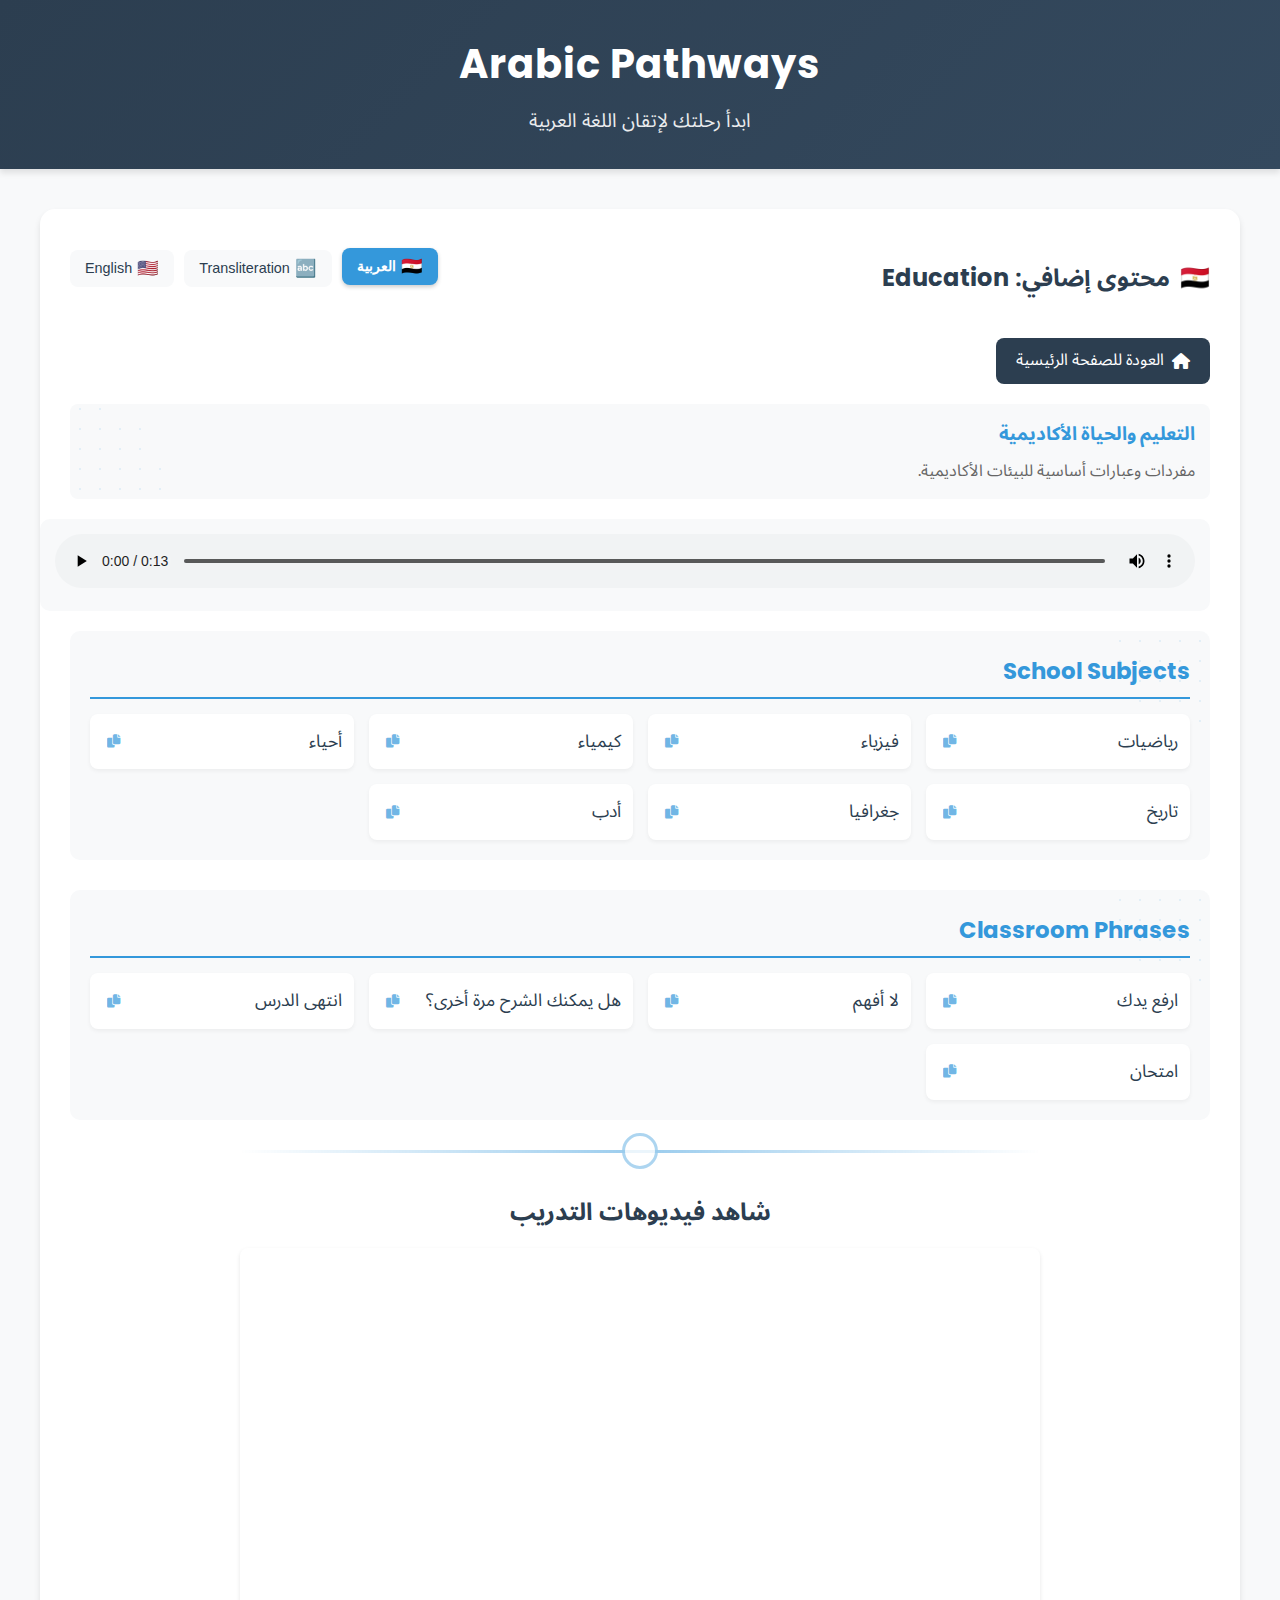
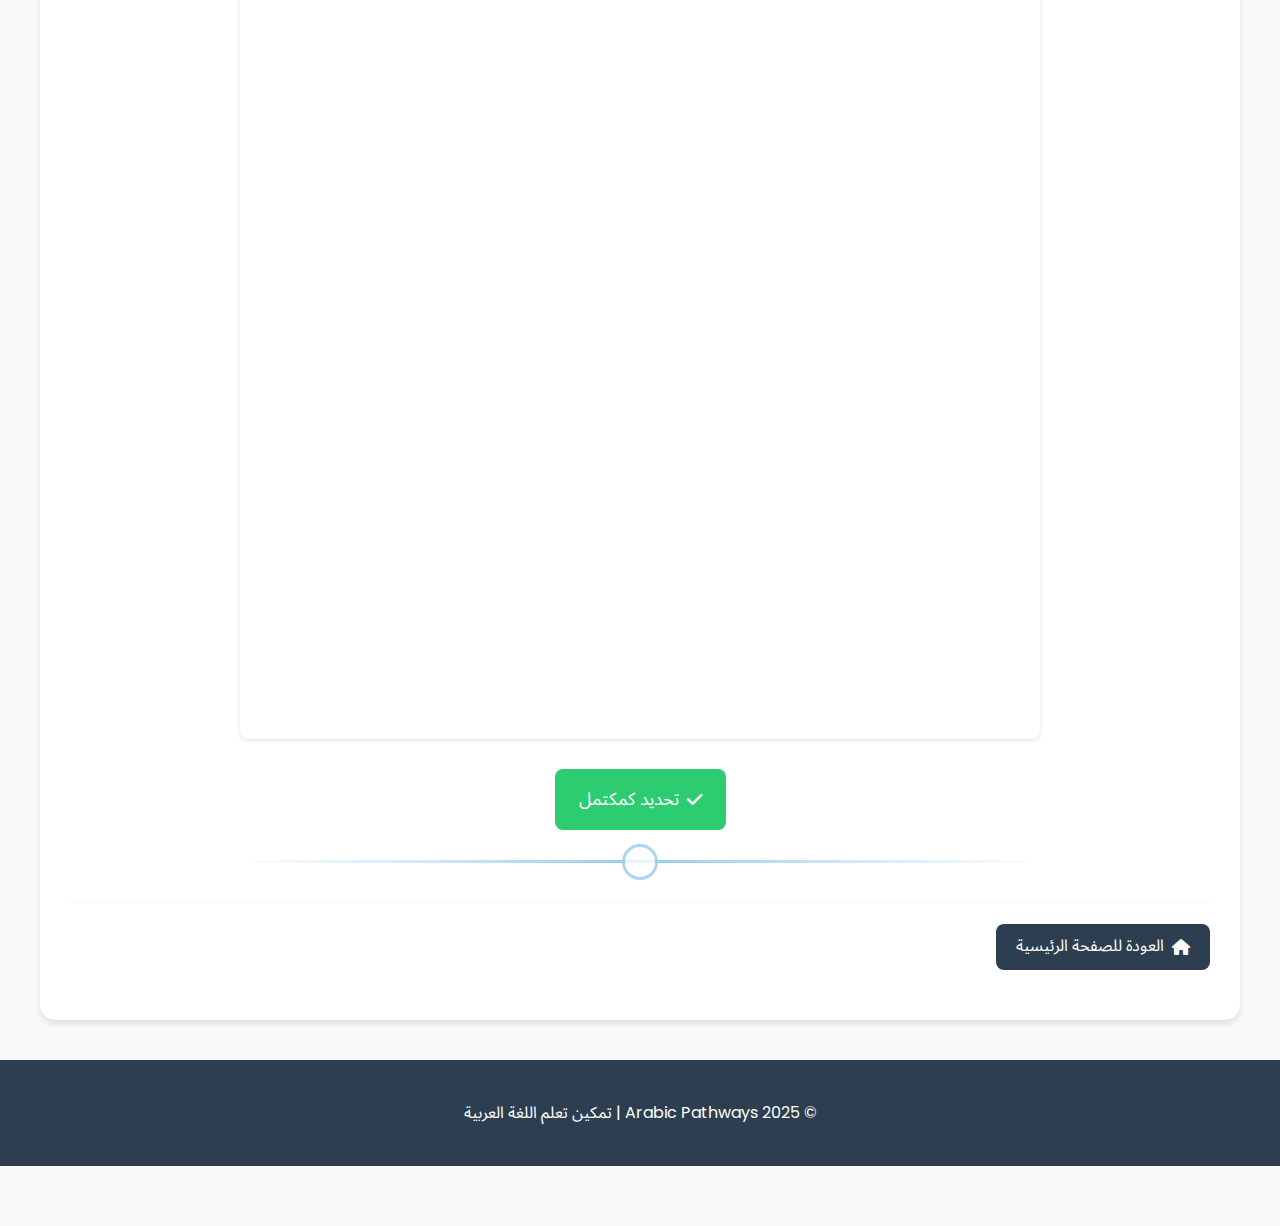
<file: supplementary.html>
<!DOCTYPE html>
<html lang="ar" dir="rtl">
<head>
    <meta charset="UTF-8">
    <meta name="viewport" content="width=device-width, initial-scale=1.0">
    <meta name="description" content="Supplementary Modern Standard Arabic learning materials - مواد تعليمية إضافية للغة العربية الفصحى">
    <title>Arabic Pathways - Supplementary Content</title>
    <link rel="preconnect" href="https://fonts.googleapis.com">
    <link rel="preconnect" href="https://fonts.gstatic.com" crossorigin>
    <link href="https://fonts.googleapis.com/css2?family=Poppins:wght@400;500;600;700&family=Noto+Sans+Arabic:wght@400;500;600;700&display=swap" rel="stylesheet">
    <link rel="stylesheet" href="https://cdnjs.cloudflare.com/ajax/libs/font-awesome/6.0.0/css/all.min.css">
    <link rel="stylesheet" href="css/styles.css">
    <link rel="stylesheet" href="css/video-player.css">
    <link rel="stylesheet" href="css/native-speaker.css">
</head>
<body>
    <header>
        <h1>Arabic Pathways</h1>
        <p><span class="ar">ابدأ رحلتك لإتقان اللغة العربية</span><span class="en">Your Journey to Arabic Language Mastery</span></p>
    </header>

    <main>
        <!-- Return to top button -->
        <div class="return-to-top" id="returnToTop">
            <i class="fas fa-arrow-up"></i>
        </div>

        <!-- Visual anchor pattern -->
        <div class="visual-anchor" style="top: 5%; right: 5%;"></div>
        
        <div class="lesson-container">
            <div class="lesson-header">
                <div class="lesson-title">
                    <span class="flag" id="language-flag"></span>
                    <h2><span class="ar">محتوى إضافي: </span><span class="en">Supplementary Content: </span><span id="category-name"></span></h2>
                </div>
                <div class="language-selector">
                    <button class="language-btn" data-lang="ar"><span class="flag">🇪🇬</span> العربية</button>
                    <button class="language-btn" data-lang="transliteration"><span class="flag">🔤</span> Transliteration</button>
                    <button class="language-btn" data-lang="en"><span class="flag">🇺🇸</span> English</button>
                </div>
            </div>

            <div class="navigation">
                <a href="index.html" class="home-btn">
                    <i class="fas fa-home"></i> <span class="ar">العودة للصفحة الرئيسية</span><span class="en">Back to Home</span>
                </a>
            </div>

            <div class="section-info">
                <h3 id="section-title"></h3>
                <p id="section-description"></p>
            </div>

            <div class="audio-player">
                <audio controls id="audio-player" type="audio/mpeg">
                    <span class="ar">متصفحك لا يدعم عنصر الصوت.</span><span class="en">Your browser does not support the audio element.</span>
                </audio>
                <div id="audio-fallback"></div>
            </div>

            <div class="text-content" id="text-content">
                <!-- Text content will be dynamically added here -->
            </div>

            <!-- Practice with Native Speaker Videos (Arabic only) -->
            <div id="video-section" style="display: none;">
                <div class="section-divider"></div>
                <h3 class="practice-heading">
                    <span class="ar">شاهد فيديوهات التدريب</span>
                    <span class="en">Watch Practice Videos</span>
                </h3>
                <div class="video-player">
                    <iframe id="youtube-video" frameborder="0" allowfullscreen></iframe>
                    <div id="video-fallback">
                        <span class="ar">الفيديو غير متاح حاليًا</span>
                        <span class="en">Video currently unavailable</span>
                    </div>
                </div>
            </div>

            <div class="lesson-actions">
                <button id="complete-btn" class="complete-btn">
                    <i class="fas fa-check"></i> <span class="ar">تحديد كمكتمل</span><span class="en">Mark as Complete</span>
                </button>
            </div>

            <!-- Section divider with visual anchor -->
            <div class="section-divider"></div>
            
            <div class="navigation">
                <a href="index.html" class="home-btn">
                    <i class="fas fa-home"></i> <span class="ar">العودة للصفحة الرئيسية</span><span class="en">Back to Home</span>
                </a>
            </div>
        </div>

        <!-- Visual anchor pattern -->
        <div class="visual-anchor" style="bottom: 10%; left: 5%;"></div>
    </main>

    <footer>
        <p>&copy; 2025 Arabic Pathways | <span class="ar">تمكين تعلم اللغة العربية</span><span class="en">Empowering Arabic Language Learning</span></p>
    </footer>

    <div class="copy-notification" id="copy-notification">
        <span class="ar">تم نسخ العبارة إلى الحافظة!</span><span class="en">Phrase copied to clipboard!</span>
    </div>

    <script>
        document.addEventListener('DOMContentLoaded', function() {
            const urlParams = new URLSearchParams(window.location.search);
            const category = urlParams.get('category') || 'education';
            const lang = urlParams.get('lang') || 'ar';
            
            // Update category name with proper formatting
            const categoryName = category.charAt(0).toUpperCase() + category.slice(1).replace('_', ' ');
            document.getElementById('category-name').textContent = categoryName;

            // Check if category is completed
            const completedCategories = JSON.parse(localStorage.getItem('completedSupplementary') || '{}');
            const completeBtn = document.getElementById('complete-btn');
            
            if (completedCategories[`${category}_${lang}`]) {
                completeBtn.classList.add('completed');
                completeBtn.innerHTML = '<i class="fas fa-check-circle"></i> Completed';
                completeBtn.disabled = true;
            }

            completeBtn.addEventListener('click', () => {
                // Mark category as complete
                completedCategories[`${category}_${lang}`] = true;
                localStorage.setItem('completedSupplementary', JSON.stringify(completedCategories));
                
                // Update button state
                completeBtn.classList.add('completed');
                completeBtn.innerHTML = '<i class="fas fa-check-circle"></i> Completed';
                completeBtn.disabled = true;

                // Show completion notification
                const notification = document.getElementById('copy-notification');
                notification.textContent = 'Category marked as complete!';
                notification.style.display = 'block';
                notification.style.animation = 'none';
                notification.offsetHeight; // Trigger reflow
                notification.style.animation = 'fadeInOut 2s ease';
                setTimeout(() => {
                    notification.style.display = 'none';
                    notification.textContent = 'Phrase copied to clipboard!';
                }, 2000);
            });
            
            // Set active language
            const languageBtns = document.querySelectorAll('.language-btn');
            languageBtns.forEach(btn => {
                if (btn.dataset.lang === lang) {
                    btn.classList.add('active');
                }
                btn.addEventListener('click', () => {
                    window.location.href = `supplementary.html?category=${category}&lang=${btn.dataset.lang}`;
                });
            });

            // Set language flag
            const flagMap = {
                'ar': '🇪🇬',
                'transliteration': '🔤',
                'en': '🇺🇸'
            };
            document.getElementById('language-flag').textContent = flagMap[lang];
            
            // Show video section only for Arabic content
            const videoSection = document.getElementById('video-section');
            videoSection.style.display = lang === 'ar' ? 'block' : 'none';

            // Update section info based on category
            const sectionInfo = getSectionInfo(category);
            document.getElementById('section-title').textContent = sectionInfo.title;
            document.getElementById('section-description').textContent = sectionInfo.description;

            // Load audio from audio_files/supplementary directory
            const audio = document.getElementById('audio-player');
            // For Transliteration, use Arabic audio. For English and Arabic, use their respective audio files
            const audioLang = lang === 'transliteration' ? 'ar' : lang;
            const audioPath = `audio_files/supplementary/${category}_${audioLang}.mp3`;
            
            audio.src = audioPath;
            
            // Add a note only for Transliteration that it's using Arabic audio
            const audioFallback = document.getElementById('audio-fallback');
            if (lang === 'transliteration') {
                audioFallback.innerHTML = '<p class="note"><i class="fas fa-info-circle"></i> Using Arabic audio for reference.</p>';
                audioFallback.style.display = 'block';
            } else {
                audioFallback.innerHTML = '';
                audioFallback.style.display = 'none';
            }
            
            // Load text content from text_files/supplementary directory
            fetch(`text_files/supplementary/${category}_${lang}.txt`)
                .then(response => {
                    if (!response.ok) {
                        throw new Error(`Network response was not ok: ${response.status}`);
                    }
                    return response.text();
                })
                .then(text => {
                    formatAndDisplayContent(text);
                })
                .catch(error => {
                    console.error('Error loading text:', error);
                    document.getElementById('text-content').innerHTML = '<p class="error">Text content not available.</p>';
                });
        });

        function formatAndDisplayContent(text) {
            // First, normalize line endings and remove any extra whitespace
            text = text.replace(/\r\n/g, '\n').replace(/\r/g, '\n');
            
            // Split into sections based on titles (lines ending with multiple dashes)
            const sections = text.split(/\n(?=\w[^\n]+\n-+\n)/);
            
            const contentDiv = document.getElementById('text-content');
            contentDiv.innerHTML = '';

            sections.forEach(section => {
                if (section.trim()) {
                    const lines = section.split('\n');
                    
                    // Get the title (first line) and remove any trailing dashes
                    let title = lines[0].replace(/\s*[-]+\s*$/, '').trim();
                    
                    // Skip empty sections or sections that are just separators
                    if (!title || /^[-\s]+$/.test(title)) {
                        return;
                    }
                    
                    // Get phrases, skipping empty lines, separator lines, and the line of dashes after the title
                    let phrases = lines.slice(1).filter(line => {
                        const trimmed = line.trim();
                        return trimmed && !/^[-\s]+$/.test(trimmed);
                    });
                    
                    const sectionDiv = document.createElement('div');
                    sectionDiv.className = 'phrase-section';
                    
                    const titleEl = document.createElement('h3');
                    titleEl.textContent = title;
                    sectionDiv.appendChild(titleEl);
                    
                    const phraseList = document.createElement('div');
                    phraseList.className = 'phrase-list';
                    
                    phrases.forEach(phrase => {
                        if (phrase.trim()) {
                            const phraseItem = document.createElement('div');
                            phraseItem.className = 'phrase-item';
                            
                            const phraseText = document.createElement('span');
                            phraseText.textContent = phrase.trim();
                            
                            const copyBtn = document.createElement('button');
                            copyBtn.className = 'copy-btn';
                            copyBtn.innerHTML = '<i class="fas fa-copy"></i>';
                            copyBtn.addEventListener('click', () => copyPhrase(phrase.trim()));
                            
                            phraseItem.appendChild(phraseText);
                            phraseItem.appendChild(copyBtn);
                            phraseList.appendChild(phraseItem);
                        }
                    });
                    
                    sectionDiv.appendChild(phraseList);
                    contentDiv.appendChild(sectionDiv);
                }
            });
        }

        function copyPhrase(phrase) {
            navigator.clipboard.writeText(phrase).then(() => {
                const notification = document.getElementById('copy-notification');
                notification.style.display = 'block';
                notification.style.animation = 'none';
                notification.offsetHeight; // Trigger reflow
                notification.style.animation = 'fadeInOut 2s ease';
                setTimeout(() => {
                    notification.style.display = 'none';
                }, 2000);
            });
        }

        function getSectionInfo(category) {
            const info = {
                'education': {
                    title: 'التعليم والحياة الأكاديمية',
                    description: 'مفردات وعبارات أساسية للبيئات الأكاديمية.'
                },
                'hobbies': {
                    title: 'الهوايات والاهتمامات',
                    description: 'التعبير عن اهتماماتك ومناقشة أنشطة وقت الفراغ.'
                },
                'emotions': {
                    title: 'التعبير عن المشاعر',
                    description: 'التواصل بفعالية عن المشاعر والحالات العاطفية.'
                },
                'daily_life': {
                    title: 'الطقس والحياة اليومية',
                    description: 'عبارات أساسية للطقس والروتين اليومي.'
                },
                'comparisons': {
                    title: 'هياكل المقارنة',
                    description: 'تعلم إجراء المقارنات والتعبير عن التفضيلات.'
                }
            };
            return info[category] || {
                title: 'محتوى إضافي',
                description: 'مواد تعليمية إضافية لتعزيز مهاراتك في اللغة العربية.'
            };
        }
    </script>
    
    <script>
        // Return to top functionality
        window.addEventListener('scroll', function() {
            const returnToTop = document.getElementById('returnToTop');
            if (window.scrollY > 500) {
                returnToTop.classList.add('visible');
            } else {
                returnToTop.classList.remove('visible');
            }
        });
        
        document.getElementById('returnToTop').addEventListener('click', function() {
            window.scrollTo({
                top: 0,
                behavior: 'smooth'
            });
        });
    </script>
    <script src="js/video-loader-supplementary.js"></script>
</body>
</html>
</file>
<file: css/styles.css>
/* Add Noto Sans Arabic font for Arabic text */
@import url('https://fonts.googleapis.com/css2?family=Noto+Sans+Arabic:wght@400;500;700&display=swap');

:root {
    --primary-color: #2C3E50;
    --secondary-color: #f8f9fa;
    --accent-color: #3498db;
    --text-color: #2C3E50;
    --hover-color: #2980b9;
    --success-color: #2ecc71;
    --warning-color: #f1c40f;
    --danger-color: #e74c3c;
}

body {
    font-family: 'Poppins', 'Noto Sans Arabic', Arial, sans-serif;
    margin: 0;
    padding: 0;
    background-color: var(--secondary-color);
    color: var(--text-color);
    line-height: 1.6;
    padding-bottom: 60px;
}

/* RTL specific adjustments */
[dir="rtl"] .section-card {
    border-left: none;
    border-right: 4px solid var(--accent-color);
}

[dir="rtl"] .phrase-item:hover {
    transform: translateX(-5px);
}

[dir="rtl"] .benefit-card ul li {
    padding-left: 0;
    padding-right: 20px;
}

[dir="rtl"] .benefit-card ul li:before {
    left: auto;
    right: 0;
}

[dir="rtl"] .return-to-top {
    right: auto;
    left: 30px;
}

[dir="rtl"] .copy-notification {
    right: auto;
    left: 20px;
}

@media (max-width: 768px) {
    [dir="rtl"] .return-to-top {
        right: auto;
        left: 20px;
    }
}

header {
    background: linear-gradient(135deg, var(--primary-color), #34495e);
    color: white;
    padding: 2em 0;
    text-align: center;
    box-shadow: 0 4px 6px rgba(0,0,0,0.1);
}

header h1 {
    margin: 0;
    font-size: 2.5em;
    font-weight: 700;
    letter-spacing: 1px;
}

header p {
    margin: 10px 0 0;
    font-size: 1.2em;
    opacity: 0.9;
}

.hero-section {
    background: url('https://images.unsplash.com/photo-1546410531-89436e5b419a?auto=format&fit=crop&w=1920&q=80') center/cover;
    padding: 100px 20px;
    text-align: center;
    color: white;
    position: relative;
}

.hero-section::before {
    content: '';
    position: absolute;
    top: 0;
    left: 0;
    right: 0;
    bottom: 0;
    background: rgba(44, 62, 80, 0.7); /* Reduced opacity for better visibility */
}

.hero-content {
    position: relative;
    max-width: 800px;
    margin: 0 auto;
}

.hero-content h2 {
    font-size: 2.8em;
    margin-bottom: 20px;
    font-weight: 700;
}

.hero-content p {
    font-size: 1.2em;
    margin-bottom: 30px;
}
main {
    padding: 20px;
    max-width: 1200px;
    margin: 0 auto;
    position: relative; /* For positioning the return to top button */
}

/* Visual anchor pattern - subtle dots pattern that repeats throughout sections */
.visual-anchor {
    position: absolute;
    width: 200px;
    height: 200px;
    background-image: radial-gradient(circle, var(--accent-color) 1px, transparent 1px);
    background-size: 20px 20px;
    opacity: 0.1;
    z-index: -1;
    border-radius: 50%;
}

.language-cards {
    display: grid;
    grid-template-columns: repeat(auto-fit, minmax(280px, 1fr));
    gap: 30px;
    padding: 40px 20px;
    max-width: 1200px;
    margin: 0 auto;
}

.language-card {
    background: white;
    border-radius: 15px;
    overflow: hidden;
    box-shadow: 0 10px 20px rgba(0,0,0,0.1);
    transition: transform 0.3s ease, box-shadow 0.3s ease;
    cursor: pointer;
    position: relative;
}

.language-card:hover {
    transform: translateY(-10px);
    box-shadow: 0 15px 30px rgba(0,0,0,0.15);
}

.language-card::after {
    content: attr(title);
    position: absolute;
    top: -40px;
    left: 50%;
    transform: translateX(-50%);
    background: rgba(44, 62, 80, 0.9);
    color: white;
    padding: 8px 12px;
    border-radius: 6px;
    font-size: 0.85em;
    opacity: 0;
    transition: opacity 0.3s ease, bottom 0.3s ease;
    pointer-events: none;
    white-space: nowrap;
    z-index: 10;
}

.language-card:hover::after {
    opacity: 1;
    top: -50px;
}

.card-header {
    padding: 20px;
    background: linear-gradient(135deg, var(--accent-color), var(--hover-color));
    color: white;
}

.card-header h3 {
    margin: 0;
    font-size: 1.5em;
    display: flex;
    align-items: center;
    gap: 10px;
}

.flag {
    font-size: 1.2em;
}

.card-content {
    padding: 20px;
}

.progress-container {
    margin: 15px 0;
}

.progress-bar {
    height: 8px;
    background: #ecf0f1;
    border-radius: 4px;
    overflow: hidden;
}

.progress-fill {
    height: 100%;
    background: var(--success-color);
    width: 0%;
    transition: width 1s ease;
}

.stats {
    display: grid;
    grid-template-columns: repeat(2, 1fr);
    gap: 15px;
    margin-top: 20px;
}

.stat-item {
    text-align: center;
    padding: 10px;
    background: var(--secondary-color);
    border-radius: 8px;
}

.stat-number {
    font-size: 1.5em;
    font-weight: 700;
    color: var(--accent-color);
}

.stat-label {
    font-size: 0.9em;
    color: #7f8c8d;
}

/* Section dividers */
.section-divider {
    height: 3px;
    background: linear-gradient(90deg, transparent, var(--accent-color), transparent);
    margin: 20px auto 40px;
    width: 80%;
    max-width: 800px;
    opacity: 0.5;
    position: relative;
}

.section-divider::before {
    content: '';
    position: absolute;
    width: 30px;
    height: 30px;
    background: white;
    border: 3px solid var(--accent-color);
    border-radius: 50%;
    top: 50%;
    left: 50%;
    transform: translate(-50%, -50%);
    opacity: 0.8;
}

.course-overview {
    padding: 40px 0;
    position: relative;
    overflow: hidden;
}

.course-overview h2 {
    text-align: center;
    margin-bottom: 30px;
    color: var(--primary-color);
    font-size: 2em;
}

.course-sections {
    display: grid;
    grid-template-columns: repeat(auto-fit, minmax(250px, 1fr));
    gap: 20px;
    padding: 0 20px;
}

.section-card {
    background: white;
    padding: 25px;
    border-radius: 12px;
    box-shadow: 0 4px 6px rgba(0,0,0,0.1);
    transition: transform 0.3s ease, box-shadow 0.3s ease;
    border-left: 4px solid var(--accent-color);
}

.section-card:hover {
    transform: translateY(-5px);
    box-shadow: 0 8px 15px rgba(0,0,0,0.15);
}

.section-card h3 {
    color: var(--accent-color);
    margin: 0 0 15px 0;
    font-size: 1.3em;
    display: flex;
    align-items: center;
    gap: 10px;
}

.section-card h3 i {
    font-size: 1.2em;
    opacity: 0.9;
}

.section-card p {
    margin: 0;
    color: #666;
    font-size: 0.95em;
    line-height: 1.5;
}

#day-selection {
    margin: 40px 0;
    position: relative;
    overflow: hidden;
}

#day-selection h2 {
    text-align: center;
    margin-bottom: 30px;
    color: var(--primary-color);
    font-size: 2em;
}

/* Day grid pagination controls */
.day-controls {
    display: flex;
    justify-content: center;
    margin-bottom: 20px;
    gap: 10px;
}

.day-controls button {
    background: var(--accent-color);
    color: white;
    border: none;
    padding: 8px 15px;
    border-radius: 20px;
    cursor: pointer;
    font-weight: 500;
    transition: all 0.3s ease;
    display: flex;
    align-items: center;
    gap: 5px;
}

.day-controls button:hover {
    background: var(--hover-color);
    transform: translateY(-2px);
}

.day-controls .day-range {
    display: flex;
    align-items: center;
    background: white;
    padding: 8px 15px;
    border-radius: 20px;
    font-weight: 600;
    color: var(--primary-color);
    box-shadow: 0 2px 4px rgba(0,0,0,0.1);
}

.day-grid {
    display: grid;
    grid-template-columns: repeat(auto-fit, minmax(100px, 1fr));
    gap: 15px;
    padding: 20px;
}

.day-grid a {
    display: flex;
    flex-direction: column;
    align-items: center;
    justify-content: center;
    padding: 20px 15px;
    background: white;
    color: var(--text-color);
    text-decoration: none;
    border-radius: 12px;
    box-shadow: 0 4px 6px rgba(0,0,0,0.1);
    transition: all 0.3s ease;
    position: relative;
}

.day-grid a:hover {
    transform: translateY(-5px);
    box-shadow: 0 8px 15px rgba(0,0,0,0.15);
    background: var(--accent-color);
    color: white;
}

.day-grid a:hover::after {
    content: attr(title);
    position: absolute;
    top: -35px;
    left: 50%;
    transform: translateX(-50%);
    background: rgba(44, 62, 80, 0.9);
    color: white;
    padding: 6px 10px;
    border-radius: 4px;
    font-size: 0.8em;
    white-space: nowrap;
    z-index: 10;
}

.day-number {
    font-size: 1.5em;
    font-weight: 700;
    margin-bottom: 5px;
}

.day-status {
    font-size: 0.8em;
    color: #7f8c8d;
}

/* Return to top button */
.return-to-top {
    position: fixed;
    bottom: 80px;
    right: 30px;
    background: var(--primary-color);
    color: white;
    width: 50px;
    height: 50px;
    border-radius: 50%;
    display: flex;
    justify-content: center;
    align-items: center;
    cursor: pointer;
    box-shadow: 0 4px 10px rgba(0,0,0,0.2);
    opacity: 0;
    visibility: hidden;
    transition: all 0.3s ease;
    z-index: 99;
}

.return-to-top.visible {
    opacity: 1;
    visibility: visible;
}

.return-to-top:hover {
    background: var(--accent-color);
    transform: translateY(-5px);
}

footer {
    text-align: center;
    padding: 1.5em 0;
    background: var(--primary-color);
    color: white;
    width: 100%;
    z-index: 100;
    position: relative; /* Changed from fixed to relative */
}

@media (max-width: 768px) {
    .hero-section {
        padding: 60px 20px;
    }

    .hero-content h2 {
        font-size: 2em;
    }

    .language-cards {
        grid-template-columns: 1fr;
        padding: 20px;
    }

    .course-sections {
        grid-template-columns: 1fr;
    }

    .day-grid {
        grid-template-columns: repeat(auto-fit, minmax(80px, 1fr));
        gap: 10px;
    }

    .day-grid a {
        padding: 15px 10px;
    }

    .day-number {
        font-size: 1.2em;
    }

    .section-card {
        padding: 20px;
    }

    .section-card h3 {
        font-size: 1.2em;
    }
}

/* Supplementary Section Styles */
.supplementary-section {
    padding: 40px 0;
    position: relative;
    overflow: hidden;
}

.supplementary-section h2 {
    text-align: center;
    margin-bottom: 30px;
    color: var(--primary-color);
    font-size: 2em;
}

.supplementary-grid {
    display: grid;
    grid-template-columns: repeat(auto-fit, minmax(280px, 1fr));
    gap: 25px;
    padding: 0 20px;
}

.supplementary-card {
    background: white;
    padding: 25px;
    border-radius: 12px;
    box-shadow: 0 4px 6px rgba(0,0,0,0.1);
}

/* Language-specific text display */
[lang="en"] .ar {
    display: none;
}

[lang="ar"] .en {
    display: none;
}

/* Language-specific text styling and direction */
.ar {
    font-family: 'Noto Sans Arabic', sans-serif;
    direction: rtl;
    text-align: right;
}

.en {
    direction: ltr;
    text-align: left;
}

/* For transliteration, since it uses Latin script */
[data-lang="transliteration"] .transliteration,
.transliteration {
    direction: ltr;
    text-align: left;
}

/* Override text alignment for English text in specific containers */
[dir="rtl"] .en {
    direction: ltr !important;
    text-align: left !important;
}

/* Fix alignment for specific elements containing English text */
[dir="rtl"] .card-content .en,
[dir="rtl"] .section-card .en,
[dir="rtl"] .supplementary-card .en,
[dir="rtl"] .benefit-card .en,
[dir="rtl"] .phrase-item .en,
[dir="rtl"] p .en,
[dir="rtl"] h1 .en,
[dir="rtl"] h2 .en,
[dir="rtl"] h3 .en,
[dir="rtl"] li .en {
    text-align: left !important;
    direction: ltr !important;
}

/* Ensure English text in RTL containers is properly aligned */
[dir="rtl"] .supplementary-card p,
[dir="rtl"] .benefit-card li,
[dir="rtl"] .section-card p {
    unicode-bidi: embed;
}

/* When in English mode, ensure proper alignment */
[lang="en"] p,
[lang="en"] h1,
[lang="en"] h2,
[lang="en"] h3,
[lang="en"] li,
[lang="en"] .card-content,
[lang="en"] .section-card,
[lang="en"] .supplementary-card,
[lang="en"] .benefit-card,
[lang="en"] .phrase-item {
    text-align: left !important;
    direction: ltr !important;
}

/* Ensure header and footer remain centered in all language modes */
header,
footer,
[lang="en"] header,
[lang="en"] footer {
    text-align: center !important;
}

[lang="en"] header p,
[lang="en"] header h1,
[lang="en"] header h2,
[lang="en"] footer p {
    text-align: center !important;
}

/* Language selector styles */
.language-selector {
    display: flex;
    justify-content: center;
    gap: 10px;
    margin-bottom: 20px;
}

.language-btn {
    padding: 8px 15px;
    border: none;
    border-radius: 20px;
    background: rgba(255, 255, 255, 0.1);
    color: white;
    cursor: pointer;
    transition: all 0.3s ease;
    display: flex;
    align-items: center;
    gap: 5px;
    font-size: 0.9em;
}

.language-btn:hover,
.language-btn.active {
    background: rgba(255, 255, 255, 0.3);
    transform: translateY(-2px);
    box-shadow: 0 2px 4px rgba(0,0,0,0.2);
    font-weight: 600;
}

/* Media queries for language selector */
@media (max-width: 768px) {
    .language-selector {
        flex-wrap: wrap;
        gap: 5px;
    }
    
    .language-btn {
        padding: 6px 10px;
        font-size: 0.85em;
    }
}

.supplementary-card::before {
    content: '';
    position: absolute;
    width: 200px;
    height: 200px;
    background-image: radial-gradient(circle, var(--accent-color) 1px, transparent 1px);
    background-size: 20px 20px;
    opacity: 0.1;
    z-index: 0;
    border-radius: 50%;
    right: -100px;
    top: -100px;
}

.supplementary-card:hover {
    transform: translateY(-10px);
    box-shadow: 0 8px 15px rgba(0,0,0,0.15);
}

.card-icon {
    width: 60px;
    height: 60px;
    background: var(--accent-color);
    border-radius: 50%;
    display: flex;
    align-items: center;
    justify-content: center;
    margin-bottom: 15px;
    color: white;
    font-size: 1.5em;
    position: relative;
    z-index: 1;
}

.supplementary-card h3 {
    color: var(--accent-color);
    margin: 0 0 10px 0;
    font-size: 1.3em;
    position: relative;
    z-index: 1;
}

.supplementary-card p {
    margin: 0;
    color: #666;
    font-size: 0.95em;
    line-height: 1.5;
    position: relative;
    z-index: 1;
}

/* Benefits Section Styles */
.benefits-section {
    padding: 40px 0;
    background: var(--secondary-color);
    position: relative;
    overflow: hidden;
}

/* Visual storytelling journey path */
.journey-path {
    position: absolute;
    top: 0;
    left: 50%;
    height: 100%;
    width: 4px;
    background: linear-gradient(to bottom, transparent, var(--accent-color), transparent);
    opacity: 0.2;
    z-index: 0;
}

.journey-path::before,
.journey-path::after {
    content: '';
    position: absolute;
    width: 20px;
    height: 20px;
    border-radius: 50%;
    background: var(--accent-color);
    left: 50%;
    transform: translateX(-50%);
    opacity: 0.4;
}

.journey-path::before {
    top: 10%;
}

.journey-path::after {
    bottom: 10%;
}

.benefits-section h2 {
    text-align: center;
    margin-bottom: 30px;
    color: var(--primary-color);
    font-size: 2em;
}

.benefits-grid {
    display: grid;
    grid-template-columns: repeat(auto-fit, minmax(300px, 1fr));
    gap: 25px;
    padding: 0 20px;
}

.benefit-card {
    background: white;
    padding: 25px;
    border-radius: 12px;
    box-shadow: 0 4px 6px rgba(0,0,0,0.1);
    transition: transform 0.3s ease;
}

.benefit-card:hover {
    transform: translateY(-5px);
    box-shadow: 0 8px 15px rgba(0,0,0,0.15);
}

.benefit-card h3 {
    color: var(--accent-color);
    margin: 0 0 20px 0;
    font-size: 1.3em;
    display: flex;
    align-items: center;
    gap: 10px;
}

.benefit-card h3 i {
    font-size: 1.2em;
    opacity: 0.9;
}

.benefit-card ul {
    list-style: none;
    padding: 0;
    margin: 0;
}

.benefit-card ul li {
    margin-bottom: 12px;
    padding-left: 20px;
    position: relative;
}

.benefit-card ul li:before {
    content: "•";
    color: var(--accent-color);
    position: absolute;
    left: 0;
}

.combo-table {
    margin-top: 15px;
}

.combo-row {
    display: flex;
    justify-content: space-between;
    padding: 8px 0;
    border-bottom: 1px solid #eee;
}

.combo-row:last-child {
    border-bottom: none;
}

.combo {
    font-weight: 600;
    color: var(--primary-color);
}

.benefit {
    color: var(--accent-color);
    text-align: right;
}

@media (max-width: 768px) {
    .benefits-grid {
        grid-template-columns: 1fr;
    }
    
    .combo-row {
        flex-direction: column;
        align-items: flex-start;
        gap: 5px;
    }
    
    .benefit {
        text-align: left;
    }
}

@media (max-width: 480px) {
    header h1 {
        font-size: 2em;
    }

    .hero-content h2 {
        font-size: 1.8em;
    }

    .hero-content p {
        font-size: 1em;
    }

    body {
        padding-bottom: 80px;
    }

    .language-card::after {
        display: none;
    }
}

/* Animations */
@keyframes fadeIn {
    from { opacity: 0; transform: translateY(20px); }
    to { opacity: 1; transform: translateY(0); }
}

@keyframes pulse {
    0% { transform: scale(1); }
    50% { transform: scale(1.05); }
    100% { transform: scale(1); }
}

@keyframes float {
    0% { transform: translateY(0px); }
    50% { transform: translateY(-10px); }
    100% { transform: translateY(0px); }
}

@keyframes slideInRight {
    from { opacity: 0; transform: translateX(50px); }
    to { opacity: 1; transform: translateX(0); }
}

@keyframes slideInLeft {
    from { opacity: 0; transform: translateX(-50px); }
    to { opacity: 1; transform: translateX(0); }
}

.animate-fade-in {
    animation: fadeIn 0.8s ease forwards;
}

.animate-pulse {
    animation: pulse 2s ease-in-out infinite;
}

.animate-float {
    animation: float 3s ease-in-out infinite;
}

.animate-slide-right {
    animation: slideInRight 0.8s ease forwards;
}

.animate-slide-left {
    animation: slideInLeft 0.8s ease forwards;
}

/* Micro-interactions */
.hover-scale {
    transition: transform 0.3s ease;
}

.hover-scale:hover {
    transform: scale(1.05);
}

/* Media query adjustments for the return to top button */
/* Day Page Styles */
.lesson-container {
    background: white;
    border-radius: 15px;
    padding: 30px;
    box-shadow: 0 4px 6px rgba(0,0,0,0.1);
    margin: 20px 0;
    position: relative;
    animation: fadeIn 0.8s ease forwards;
}

.lesson-header {
    display: flex;
    align-items: center;
    justify-content: space-between;
    margin-bottom: 20px;
}

.lesson-title {
    display: flex;
    align-items: center;
    gap: 10px;
}

.lesson-title .flag {
    font-size: 1.5em;
}

.language-selector {
    display: flex;
    gap: 10px;
}

.language-btn {
    padding: 8px 15px;
    border: none;
    border-radius: 8px;
    background: var(--secondary-color);
    color: var(--text-color);
    cursor: pointer;
    transition: all 0.3s ease;
    display: flex;
    align-items: center;
    gap: 5px;
}

.language-btn:hover,
.language-btn.active {
    background: var(--accent-color);
    color: white;
    transform: translateY(-2px);
}

.audio-player {
    width: 100%;
    margin: 20px 0;
    padding: 15px;
    background: var(--secondary-color);
    border-radius: 10px;
    animation: fadeIn 0.8s ease forwards;
}

.audio-player audio {
    width: 100%;
}

#audio-fallback {
    margin-top: 10px;
}

#audio-fallback .note {
    background-color: rgba(52, 152, 219, 0.1);
    border-left: 4px solid var(--accent-color);
    padding: 10px 15px;
    border-radius: 4px;
    font-size: 0.9em;
    color: var(--primary-color);
    display: flex;
    align-items: center;
    gap: 8px;
}

.text-content {
    margin: 20px 0;
    line-height: 1.8;
    font-size: 1.1em;
    animation: fadeIn 0.8s ease forwards;
}

.phrase-section {
    margin-bottom: 30px;
    background: var(--secondary-color);
    padding: 20px;
    border-radius: 10px;
    animation: fadeIn 0.8s ease forwards;
    position: relative;
    overflow: hidden;
}

.phrase-section::before {
    content: '';
    position: absolute;
    width: 200px;
    height: 200px;
    background-image: radial-gradient(circle, var(--accent-color) 1px, transparent 1px);
    background-size: 20px 20px;
    opacity: 0.1;
    z-index: 0;
    border-radius: 50%;
    right: -100px;
    top: -100px;
}

.phrase-section h3 {
    color: var(--accent-color);
    margin: 0 0 15px 0;
    font-size: 1.3em;
    border-bottom: 2px solid var(--accent-color);
    padding-bottom: 5px;
    position: relative;
    z-index: 1;
}

.phrase-list {
    display: grid;
    grid-template-columns: repeat(auto-fit, minmax(250px, 1fr));
    gap: 15px;
    position: relative;
    z-index: 1;
}

.phrase-item {
    background: white;
    padding: 12px;
    border-radius: 8px;
    display: flex;
    justify-content: space-between;
    align-items: center;
    transition: all 0.3s ease;
    box-shadow: 0 2px 4px rgba(0,0,0,0.05);
}

.phrase-item:hover {
    transform: translateX(5px);
    box-shadow: 0 4px 8px rgba(0,0,0,0.1);
}

.copy-btn {
    background: none;
    border: none;
    color: var(--accent-color);
    cursor: pointer;
    padding: 5px;
    opacity: 0.7;
    transition: all 0.3s ease;
}

.copy-btn:hover {
    opacity: 1;
    transform: scale(1.1);
}

.navigation {
    display: flex;
    justify-content: space-between;
    margin: 20px 0;
    animation: fadeIn 0.8s ease forwards;
}

.navigation:last-child {
    margin-top: 30px;
    padding-top: 20px;
    border-top: 1px solid var(--secondary-color);
}

.nav-btn {
    padding: 10px 20px;
    border: none;
    border-radius: 8px;
    background: var(--accent-color);
    color: white;
    text-decoration: none;
    display: flex;
    align-items: center;
    gap: 8px;
    transition: all 0.3s ease;
}

.nav-btn:hover {
    background: var(--hover-color);
    transform: translateY(-2px);
}

.nav-btn.disabled {
    opacity: 0.5;
    cursor: not-allowed;
}

.home-btn {
    padding: 10px 20px;
    background: var(--primary-color);
    color: white;
    text-decoration: none;
    border-radius: 8px;
    display: inline-flex;
    align-items: center;
    gap: 8px;
    transition: all 0.3s ease;
}

.home-btn:hover {
    background: #34495e;
    transform: translateY(-2px);
}

.section-info {
    background: var(--secondary-color);
    padding: 15px;
    border-radius: 8px;
    margin: 20px 0;
    animation: fadeIn 0.8s ease forwards;
    position: relative;
    overflow: hidden;
}

.section-info::before {
    content: '';
    position: absolute;
    width: 200px;
    height: 200px;
    background-image: radial-gradient(circle, var(--accent-color) 1px, transparent 1px);
    background-size: 20px 20px;
    opacity: 0.1;
    z-index: 0;
    border-radius: 50%;
    left: -100px;
    bottom: -100px;
}

.section-info h3 {
    color: var(--accent-color);
    margin: 0 0 10px 0;
    position: relative;
    z-index: 1;
}

.section-info p {
    margin: 0;
    color: #666;
    position: relative;
    z-index: 1;
}

.lesson-actions {
    display: flex;
    justify-content: center;
    margin: 30px 0;
    animation: fadeIn 0.8s ease forwards;
}

.complete-btn {
    padding: 12px 24px;
    border: none;
    border-radius: 8px;
    background: var(--success-color);
    color: white;
    font-size: 1.1em;
    cursor: pointer;
    display: flex;
    align-items: center;
    gap: 8px;
    transition: all 0.3s ease;
}

.complete-btn:hover {
    transform: translateY(-2px);
    box-shadow: 0 4px 8px rgba(0,0,0,0.1);
}

.complete-btn.completed {
    background: var(--accent-color);
    cursor: default;
}

.copy-notification {
    position: fixed;
    bottom: 20px;
    right: 20px;
    background: var(--success-color);
    color: white;
    padding: 10px 20px;
    border-radius: 8px;
    box-shadow: 0 2px 4px rgba(0,0,0,0.2);
    display: none;
    animation: fadeInOut 2s ease;
    z-index: 1000;
}

@keyframes fadeInOut {
    0% { opacity: 0; transform: translateY(20px); }
    20% { opacity: 1; transform: translateY(0); }
    80% { opacity: 1; transform: translateY(0); }
    100% { opacity: 0; transform: translateY(-20px); }
}

@media (max-width: 768px) {
    .language-selector {
        gap: 5px;
    }
    
    .language-btn {
        padding: 6px 10px;
        font-size: 0.9em;
    }

    .lesson-header {
        flex-direction: column;
        align-items: flex-start;
        gap: 15px;
    }

    .language-selector {
        width: 100%;
        justify-content: flex-start;
    }

    .navigation {
        flex-direction: column;
        gap: 10px;
        align-items: stretch;
    }

    .nav-btn, .home-btn {
        width: 100%;
        justify-content: center;
        padding: 12px;
        font-size: 0.9em;
    }
}

@media (max-width: 480px) {
    .language-selector {
        flex-wrap: wrap;
        justify-content: flex-start;
        gap: 8px;
    }
    
    .language-btn {
        padding: 5px 8px;
        font-size: 0.8em;
    }
}

@media (max-width: 768px) {
    .return-to-top {
        bottom: 70px;
        right: 20px;
        width: 40px;
        height: 40px;
    }
    
    body {
        padding-bottom: 0; /* Remove padding since footer is no longer fixed */
    }
}
</file>
<file: css/video-player.css>
.video-player {
    margin: 2rem 0;
    position: relative;
    width: 100%;
    background: var(--bg-secondary);
    border-radius: 8px;
    overflow: hidden;
}

/* Responsive container that maintains 16:9 aspect ratio */
.video-player::before {
    content: "";
    display: block;
    padding-top: 56.25%; /* 16:9 Aspect Ratio */
}

#youtube-video {
    position: absolute;
    top: 0;
    left: 0;
    width: 100%;
    height: 100%;
    border: none;
}

#video-fallback {
    position: absolute;
    top: 50%;
    left: 50%;
    transform: translate(-50%, -50%);
    text-align: center;
    color: var(--text-muted);
    font-style: italic;
    margin: 0;
    padding: 1rem;
    width: 100%;
    background: var(--bg-secondary);
}

/* Media query for smaller screens */
@media (max-width: 768px) {
    .video-player {
        margin: 1rem 0;
    }
}
</file>
<file: css/native-speaker.css>
.practice-heading {
    font-size: 1.5rem;
    color: var(--primary-color);
    margin: 2rem 0 1rem;
    text-align: center;
}

.video-player {
    margin: 1rem auto;
    max-width: 800px;
    width: 90%;
    background: var(--bg-secondary);
    border-radius: 8px;
    overflow: hidden;
    box-shadow: 0 2px 4px rgba(0, 0, 0, 0.1);
}

#video-fallback {
    text-align: center;
    padding: 2rem;
    color: var(--text-muted);
    background: var(--bg-secondary);
    border-radius: 8px;
    margin: 1rem 0;
}

/* Responsive adjustments */
@media (max-width: 768px) {
    .video-player {
        width: 95%;
        margin: 1rem auto;
    }
    
    .practice-heading {
        font-size: 1.3rem;
        margin: 1.5rem 0 0.8rem;
    }
}
</file>
